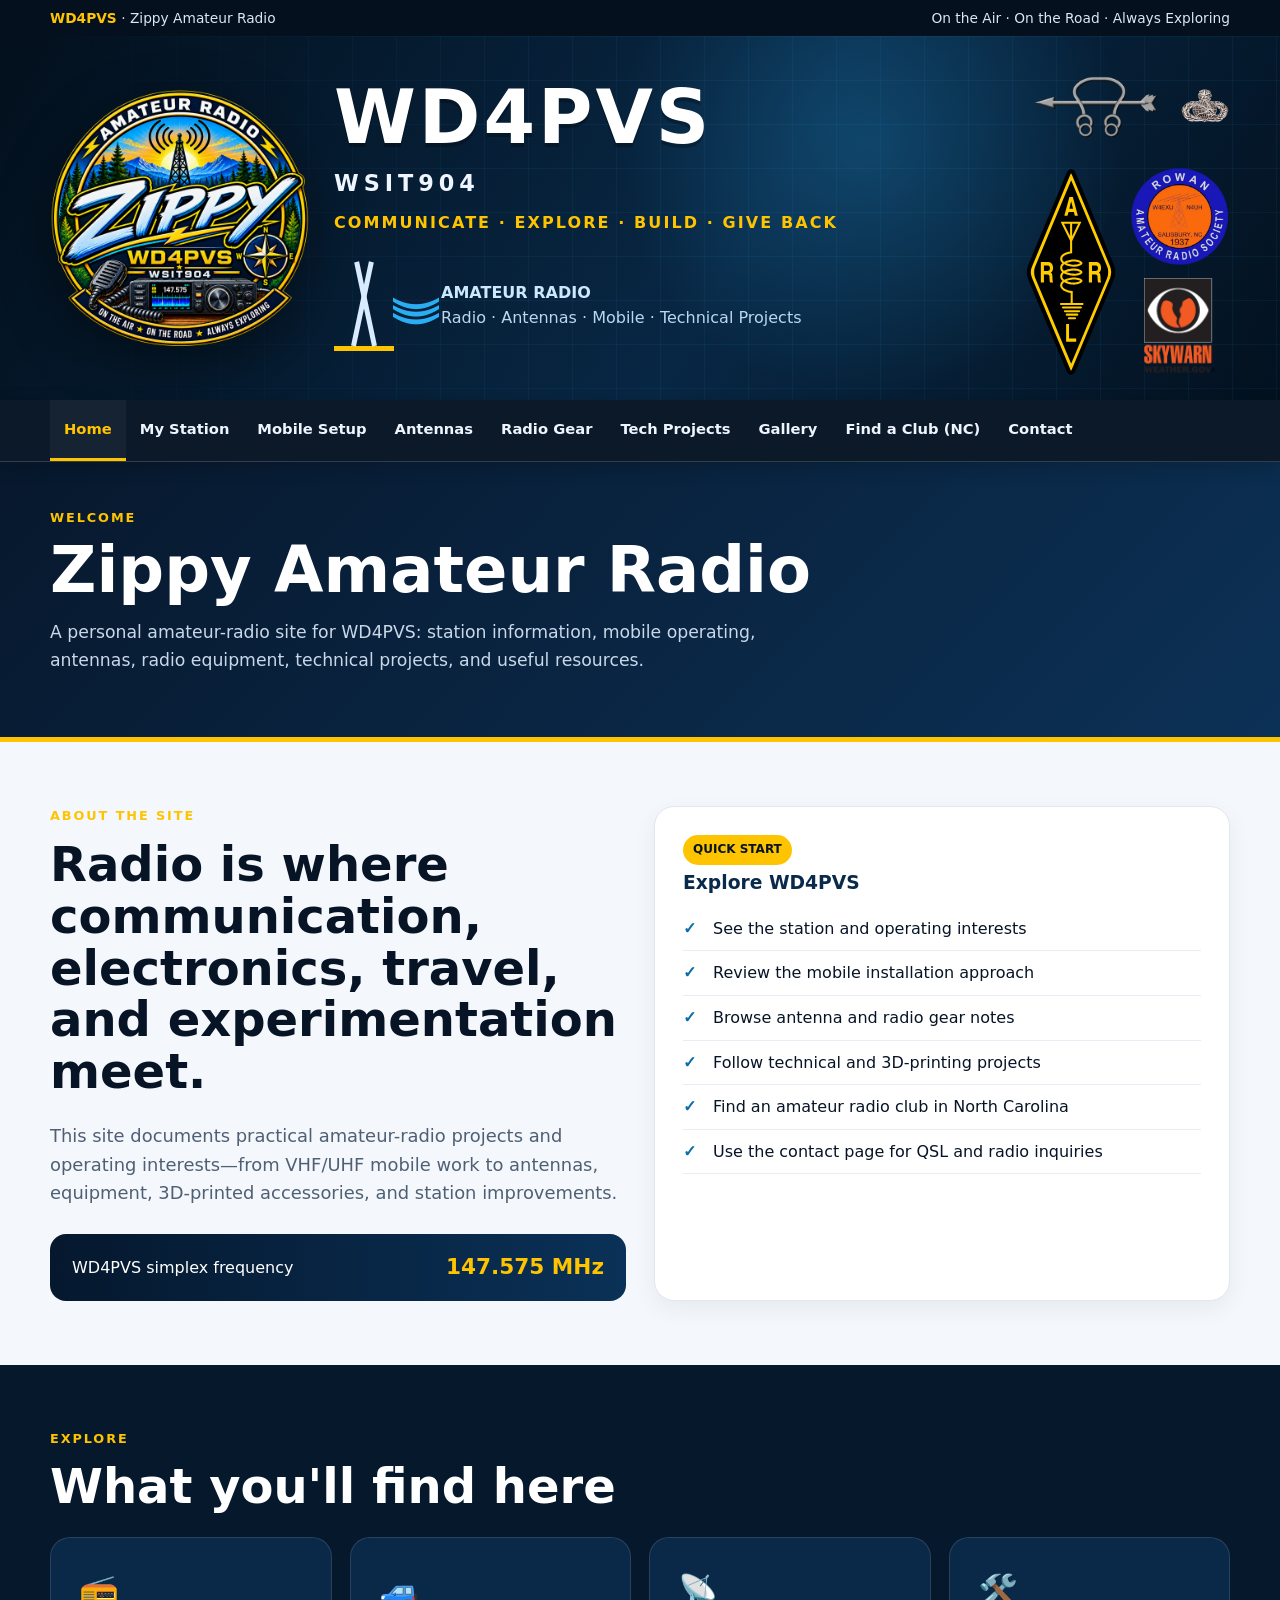
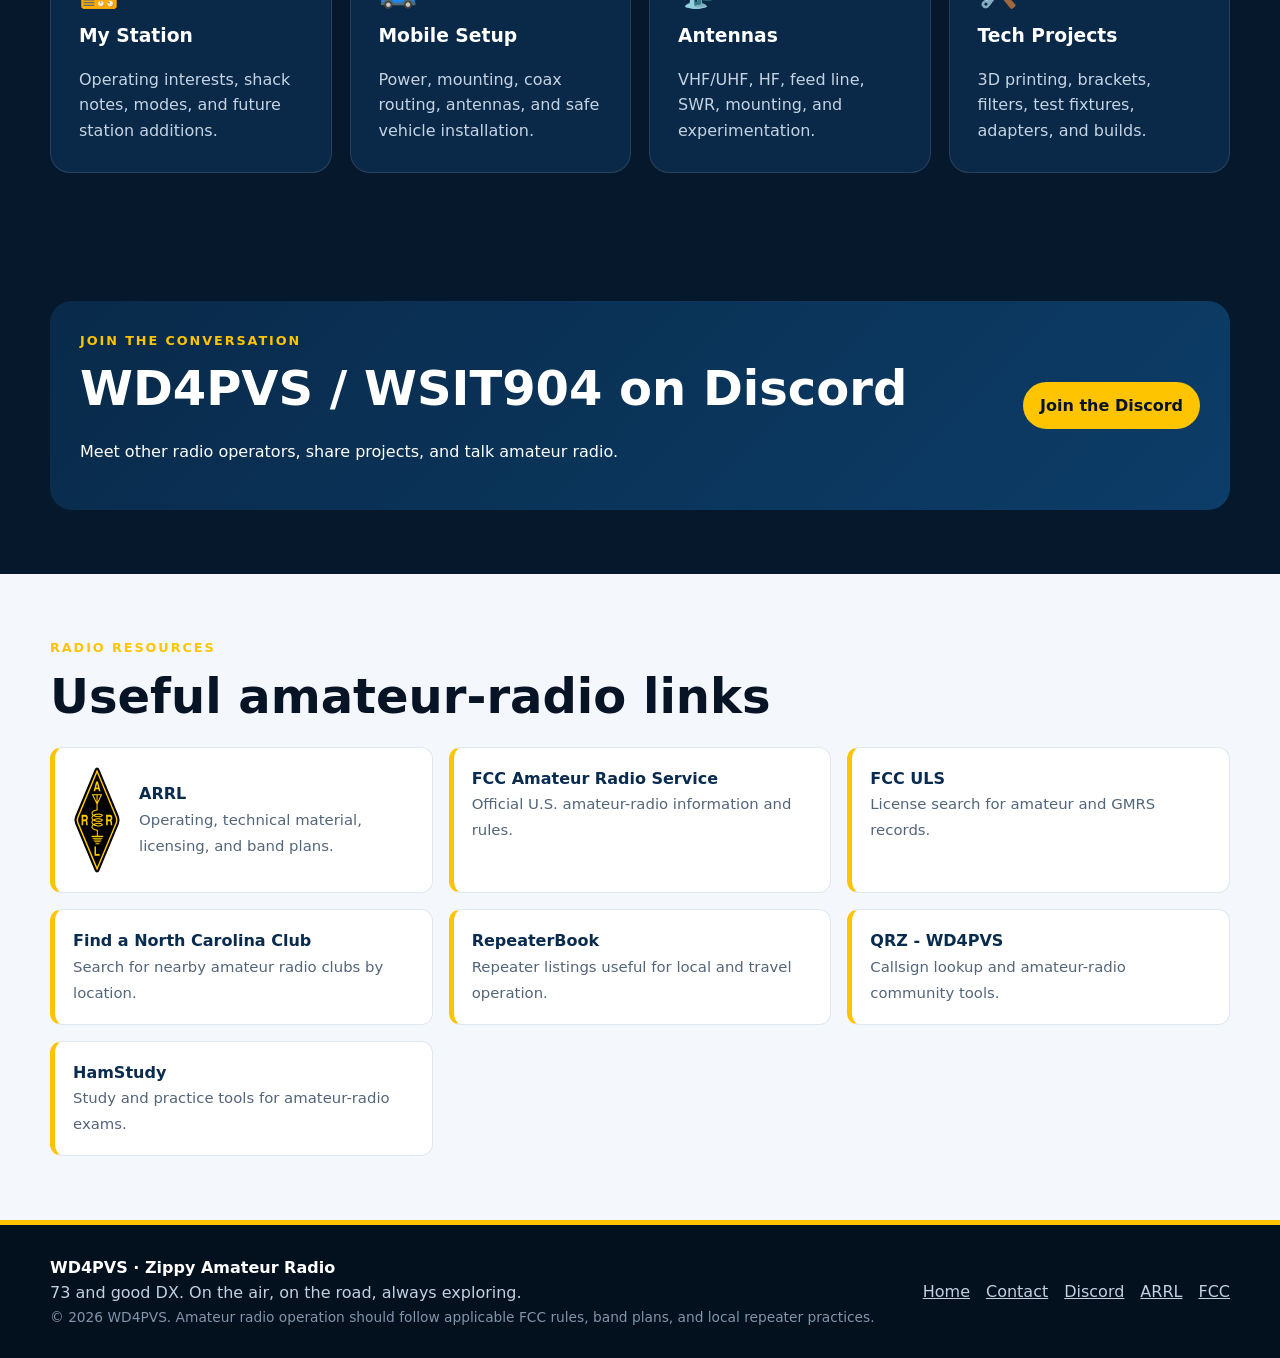
<file: index.html>
<!doctype html>
<html lang="en">
<head><meta charset="utf-8"><meta name="viewport" content="width=device-width,initial-scale=1"><meta name="theme-color" content="#061426"><meta name="description" content="WD4PVS Zippy Amateur Radio - station, mobile, antennas, radio gear, technical projects and ham radio resources."><meta property="og:title" content="Home | WD4PVS"><meta property="og:description" content="WD4PVS Zippy Amateur Radio - station, mobile, antennas, radio gear, technical projects and ham radio resources."><meta property="og:image" content="og-image.png?v=3"><meta property="og:type" content="website"><title>Home | WD4PVS Zippy Amateur Radio</title><link rel="icon" href="favicon.png?v=3"><link rel="apple-touch-icon" href="apple-touch-icon.png?v=3"><link rel="stylesheet" href="styles.css?v=20260906-banner2"></head>
<body><a class="skip-link" href="#main">Skip to content</a>
<div class="topbar"><div class="wrap"><span><strong>WD4PVS</strong> · Zippy Amateur Radio</span><span>On the Air · On the Road · Always Exploring</span></div></div>
<header class="hero-header home-hero-header"><div class="wrap header-grid"><div class="logo-shell"><a href="index.html"><img src="zippy-logo-transparent.png" alt="Zippy Amateur Radio WD4PVS logo"></a></div><div class="brand-panel"><h1>WD4PVS</h1><div class="gmrs">WSIT904</div><div class="tagline">Communicate · Explore · Build · Give Back</div><div class="radio-art" aria-hidden="true"><div class="tower"></div><div class="waves">)))</div><div><strong>AMATEUR RADIO</strong><br><span style="color:#b9d8ef">Radio · Antennas · Mobile · Technical Projects</span></div></div></div><div class="banner-club-logos"><a class="banner-arrl" href="https://www.arrl.org/" target="_blank" rel="noopener" aria-label="Visit ARRL"><img src="arrl-logo.svg" alt="ARRL diamond logo" width="512" height="1159"></a><a class="banner-rowan" href="https://www.rowanars.net/" target="_blank" rel="noopener" aria-label="Visit Rowan Amateur Radio Society"><img src="rowan-ars-logo.png" alt="Rowan Amateur Radio Society logo - N4UH, Salisbury, NC" width="595" height="595"></a><a class="banner-skywarn" href="https://www.weather.gov/skywarn/" target="_blank" rel="noopener" aria-label="Visit the National Weather Service SKYWARN program"><img src="skywarn-logo.png" alt="SKYWARN - National Weather Service" width="150" height="210"></a><div class="banner-military"><div class="banner-usaf"><img src="usaf-master-communications-edited.png" alt="U.S. Air Force Master Communications and Information badge" width="1200" height="1200"></div><img class="banner-navy" src="navy-sonar-technician-transparent.png" alt="U.S. Navy Sonar Technician rating insignia" width="1000" height="899"></div></div></div></header>
<header class="site-header"><div class="wrap nav-wrap"><a class="brand-mini" href="index.html">WD4PVS</a><button class="menu-button" aria-expanded="false" aria-controls="site-nav">Menu</button><nav id="site-nav" class="site-nav" aria-label="Primary navigation"><a href="index.html" class="active">Home</a><a href="my-station.html">My Station</a><a href="mobile-setup.html">Mobile Setup</a><a href="antennas.html">Antennas</a><a href="radio-gear.html">Radio Gear</a><a href="tech-projects.html">Tech Projects</a><a href="gallery.html">Gallery</a><a href="clubs.html">Find a Club (NC)</a><a href="contact.html">Contact</a></nav></div></header>
<main id="main"><section class="page-hero"><div class="wrap"><div class="eyebrow">Welcome</div><h1>Zippy Amateur Radio</h1><p>A personal amateur-radio site for WD4PVS: station information, mobile operating, antennas, radio equipment, technical projects, and useful resources.</p></div></section>
<section class="section"><div class="wrap"><div class="grid-2"><div><div class="section-kicker">About the site</div><h2>Radio is where communication, electronics, travel, and experimentation meet.</h2><p class="lead">This site documents practical amateur-radio projects and operating interests—from VHF/UHF mobile work to antennas, equipment, 3D-printed accessories, and station improvements.</p><div class="frequency-strip"><span>WD4PVS simplex frequency</span><strong>147.575 MHz</strong></div></div><div class="card"><span class="badge">QUICK START</span><h3>Explore WD4PVS</h3><ul class="checklist"><li>See the station and operating interests</li><li>Review the mobile installation approach</li><li>Browse antenna and radio gear notes</li><li>Follow technical and 3D-printing projects</li><li>Find an amateur radio club in North Carolina</li><li>Use the contact page for QSL and radio inquiries</li></ul></div></div></div></section>
<section class="section dark-section"><div class="wrap"><div class="section-kicker">Explore</div><h2>What you'll find here</h2><div class="grid-4"><a class="card icon-card" href="my-station.html" style="text-decoration:none"><div class="icon">📻</div><h3>My Station</h3><p>Operating interests, shack notes, modes, and future station additions.</p></a><a class="card icon-card" href="mobile-setup.html" style="text-decoration:none"><div class="icon">🚙</div><h3>Mobile Setup</h3><p>Power, mounting, coax routing, antennas, and safe vehicle installation.</p></a><a class="card icon-card" href="antennas.html" style="text-decoration:none"><div class="icon">📡</div><h3>Antennas</h3><p>VHF/UHF, HF, feed line, SWR, mounting, and experimentation.</p></a><a class="card icon-card" href="tech-projects.html" style="text-decoration:none"><div class="icon">🛠️</div><h3>Tech Projects</h3><p>3D printing, brackets, filters, test fixtures, adapters, and builds.</p></a></div></div></section>
<section class="section dark-section"><div class="wrap"><div class="cta"><div><div class="section-kicker">Join the conversation</div><h2>WD4PVS / WSIT904 on Discord</h2><p>Meet other radio operators, share projects, and talk amateur radio.</p></div><a class="button gold" href="https://discord.gg/5emMs8Geja" target="_blank" rel="noopener">Join the Discord</a></div></div></section><section class="section"><div class="wrap"><div class="section-kicker">Radio Resources</div><h2>Useful amateur-radio links</h2><div class="resource-grid"><a class="resource resource-arrl" href="https://www.arrl.org/" target="_blank" rel="noopener"><img class="arrl-logo" src="arrl-logo.svg" alt="ARRL diamond logo" width="512" height="1159" loading="lazy"><div><strong>ARRL</strong><span>Operating, technical material, licensing, and band plans.</span></div></a><a class="resource" href="https://www.fcc.gov/wireless/bureau-divisions/mobility-division/amateur-radio-service" target="_blank" rel="noopener"><strong>FCC Amateur Radio Service</strong><span>Official U.S. amateur-radio information and rules.</span></a><a class="resource" href="https://wireless2.fcc.gov/UlsSearch/searchLicense.jsp" target="_blank" rel="noopener"><strong>FCC ULS</strong><span>License search for amateur and GMRS records.</span></a><a class="resource" href="clubs.html"><strong>Find a North Carolina Club</strong><span>Search for nearby amateur radio clubs by location.</span></a><a class="resource" href="https://www.repeaterbook.com/" target="_blank" rel="noopener"><strong>RepeaterBook</strong><span>Repeater listings useful for local and travel operation.</span></a><a class="resource" href="https://www.qrz.com/lookup/WD4PVS" target="_blank" rel="noopener"><strong>QRZ - WD4PVS</strong><span>Callsign lookup and amateur-radio community tools.</span></a><a class="resource" href="https://hamstudy.org/" target="_blank" rel="noopener"><strong>HamStudy</strong><span>Study and practice tools for amateur-radio exams.</span></a></div></div></section></main>
<footer class="site-footer"><div class="wrap footer-grid"><div><div class="footer-title">WD4PVS · Zippy Amateur Radio</div><div>73 and good DX. On the air, on the road, always exploring.</div><div class="small">© <span data-year></span> WD4PVS. Amateur radio operation should follow applicable FCC rules, band plans, and local repeater practices.</div></div><div class="footer-links"><a href="index.html">Home</a><a href="contact.html">Contact</a><a href="https://discord.gg/5emMs8Geja" target="_blank" rel="noopener">Discord</a><a href="https://www.arrl.org/" target="_blank" rel="noopener">ARRL</a><a href="https://www.fcc.gov/wireless/bureau-divisions/mobility-division/amateur-radio-service" target="_blank" rel="noopener">FCC</a></div></div></footer><script src="script.js"></script></body></html>
</file>
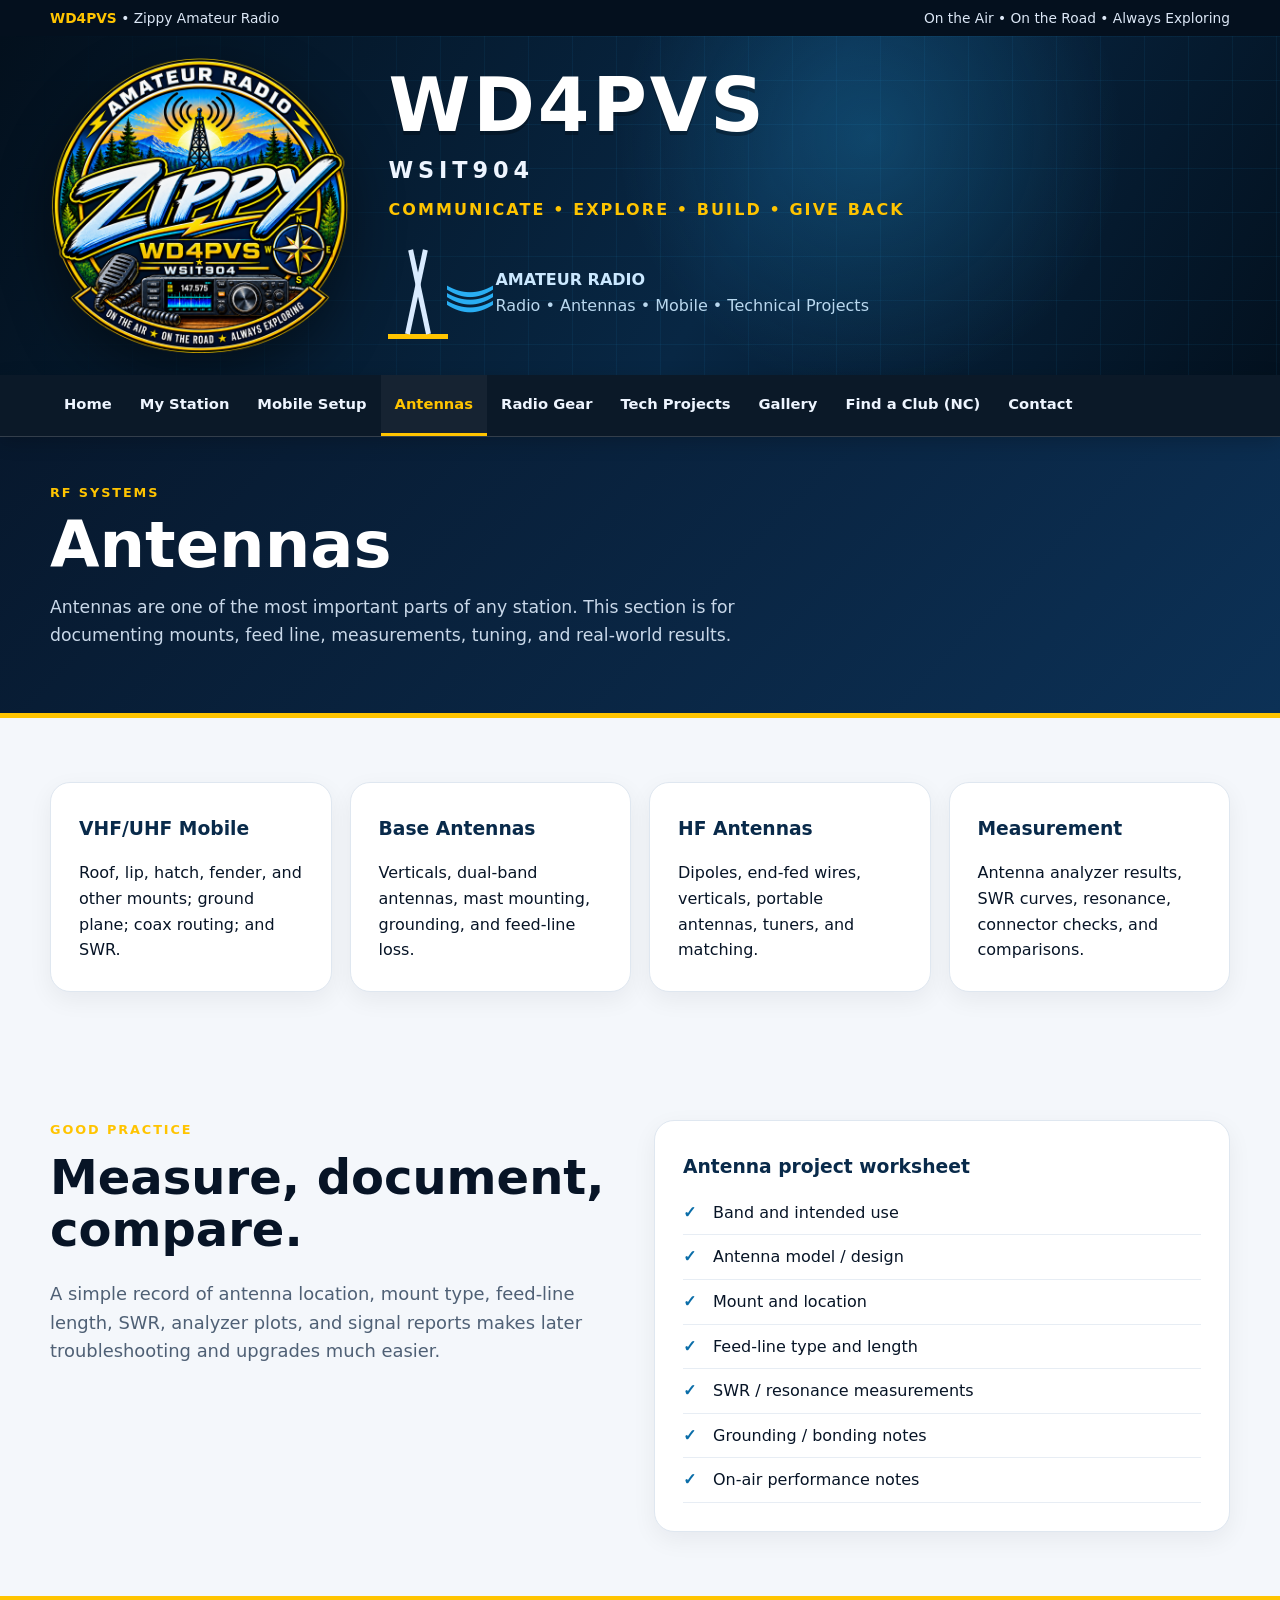
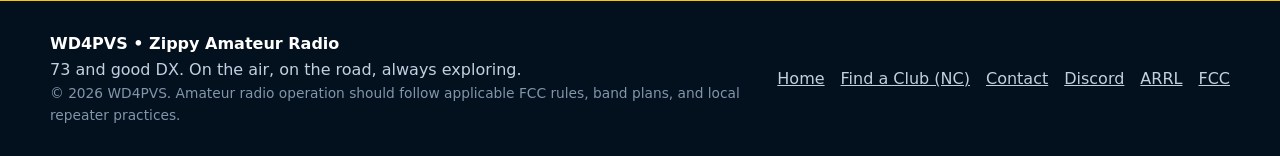
<file: antennas.html>
<!doctype html>
<html lang="en"><head><meta charset="utf-8"><meta name="viewport" content="width=device-width,initial-scale=1"><meta name="theme-color" content="#061426"><meta name="description" content="WD4PVS antenna projects, measurements, feed line and installation notes."><meta property="og:title" content="Antennas | WD4PVS"><meta property="og:description" content="WD4PVS antenna projects, measurements, feed line and installation notes."><meta property="og:image" content="og-image.png?v=3"><meta property="og:type" content="website"><title>Antennas | WD4PVS Zippy Amateur Radio</title><link rel="icon" href="favicon.png?v=3"><link rel="apple-touch-icon" href="apple-touch-icon.png?v=3"><link rel="stylesheet" href="styles.css?v=20260906-banner2"></head>
<body><a class="skip-link" href="#main">Skip to content</a>
<div class="topbar"><div class="wrap"><span><strong>WD4PVS</strong> • Zippy Amateur Radio</span><span>On the Air • On the Road • Always Exploring</span></div></div>
<header class="hero-header"><div class="wrap header-grid"><div class="logo-shell"><a href="index.html"><img src="zippy-logo-transparent.png" alt="Zippy Amateur Radio WD4PVS logo"></a></div><div class="brand-panel"><h1>WD4PVS</h1><div class="gmrs">WSIT904</div><div class="tagline">Communicate • Explore • Build • Give Back</div><div class="radio-art" aria-hidden="true"><div class="tower"></div><div class="waves">)))</div><div><strong>AMATEUR RADIO</strong><br><span style="color:#b9d8ef">Radio • Antennas • Mobile • Technical Projects</span></div></div></div></div></header>
<header class="site-header"><div class="wrap nav-wrap"><a class="brand-mini" href="index.html">WD4PVS</a><button class="menu-button" aria-expanded="false" aria-controls="site-nav">Menu</button><nav id="site-nav" class="site-nav" aria-label="Primary navigation"><a href="index.html" class="">Home</a><a href="my-station.html" class="">My Station</a><a href="mobile-setup.html" class="">Mobile Setup</a><a href="antennas.html" class="active">Antennas</a><a href="radio-gear.html" class="">Radio Gear</a><a href="tech-projects.html" class="">Tech Projects</a><a href="gallery.html" class="">Gallery</a><a href="clubs.html" class="">Find a Club (NC)</a><a href="contact.html" class="">Contact</a></nav></div></header>
<main id="main"><section class="page-hero"><div class="wrap"><div class="eyebrow">RF Systems</div><h1>Antennas</h1><p>Antennas are one of the most important parts of any station. This section is for documenting mounts, feed line, measurements, tuning, and real-world results.</p></div></section><section class="section "><div class="wrap"><div class="grid-4"><div class="card"><h3>VHF/UHF Mobile</h3><p>Roof, lip, hatch, fender, and other mounts; ground plane; coax routing; and SWR.</p></div><div class="card"><h3>Base Antennas</h3><p>Verticals, dual-band antennas, mast mounting, grounding, and feed-line loss.</p></div><div class="card"><h3>HF Antennas</h3><p>Dipoles, end-fed wires, verticals, portable antennas, tuners, and matching.</p></div><div class="card"><h3>Measurement</h3><p>Antenna analyzer results, SWR curves, resonance, connector checks, and comparisons.</p></div></div></div></section><section class="section "><div class="wrap"><div class="grid-2"><div><div class="section-kicker">Good Practice</div><h2>Measure, document, compare.</h2><p class="lead">A simple record of antenna location, mount type, feed-line length, SWR, analyzer plots, and signal reports makes later troubleshooting and upgrades much easier.</p></div><div class="card"><h3>Antenna project worksheet</h3><ul class="checklist"><li>Band and intended use</li><li>Antenna model / design</li><li>Mount and location</li><li>Feed-line type and length</li><li>SWR / resonance measurements</li><li>Grounding / bonding notes</li><li>On-air performance notes</li></ul></div></div></div></section></main>
<footer class="site-footer"><div class="wrap footer-grid"><div><div class="footer-title">WD4PVS • Zippy Amateur Radio</div><div>73 and good DX. On the air, on the road, always exploring.</div><div class="small">© <span data-year></span> WD4PVS. Amateur radio operation should follow applicable FCC rules, band plans, and local repeater practices.</div></div><div class="footer-links"><a href="index.html">Home</a><a href="clubs.html" class="">Find a Club (NC)</a><a href="contact.html">Contact</a><a href="https://discord.gg/5emMs8Geja" target="_blank" rel="noopener">Discord</a><a href="https://www.arrl.org/" target="_blank" rel="noopener">ARRL</a><a href="https://www.fcc.gov/wireless/bureau-divisions/mobility-division/amateur-radio-service" target="_blank" rel="noopener">FCC</a></div></div></footer><script src="script.js"></script></body></html>
</file>
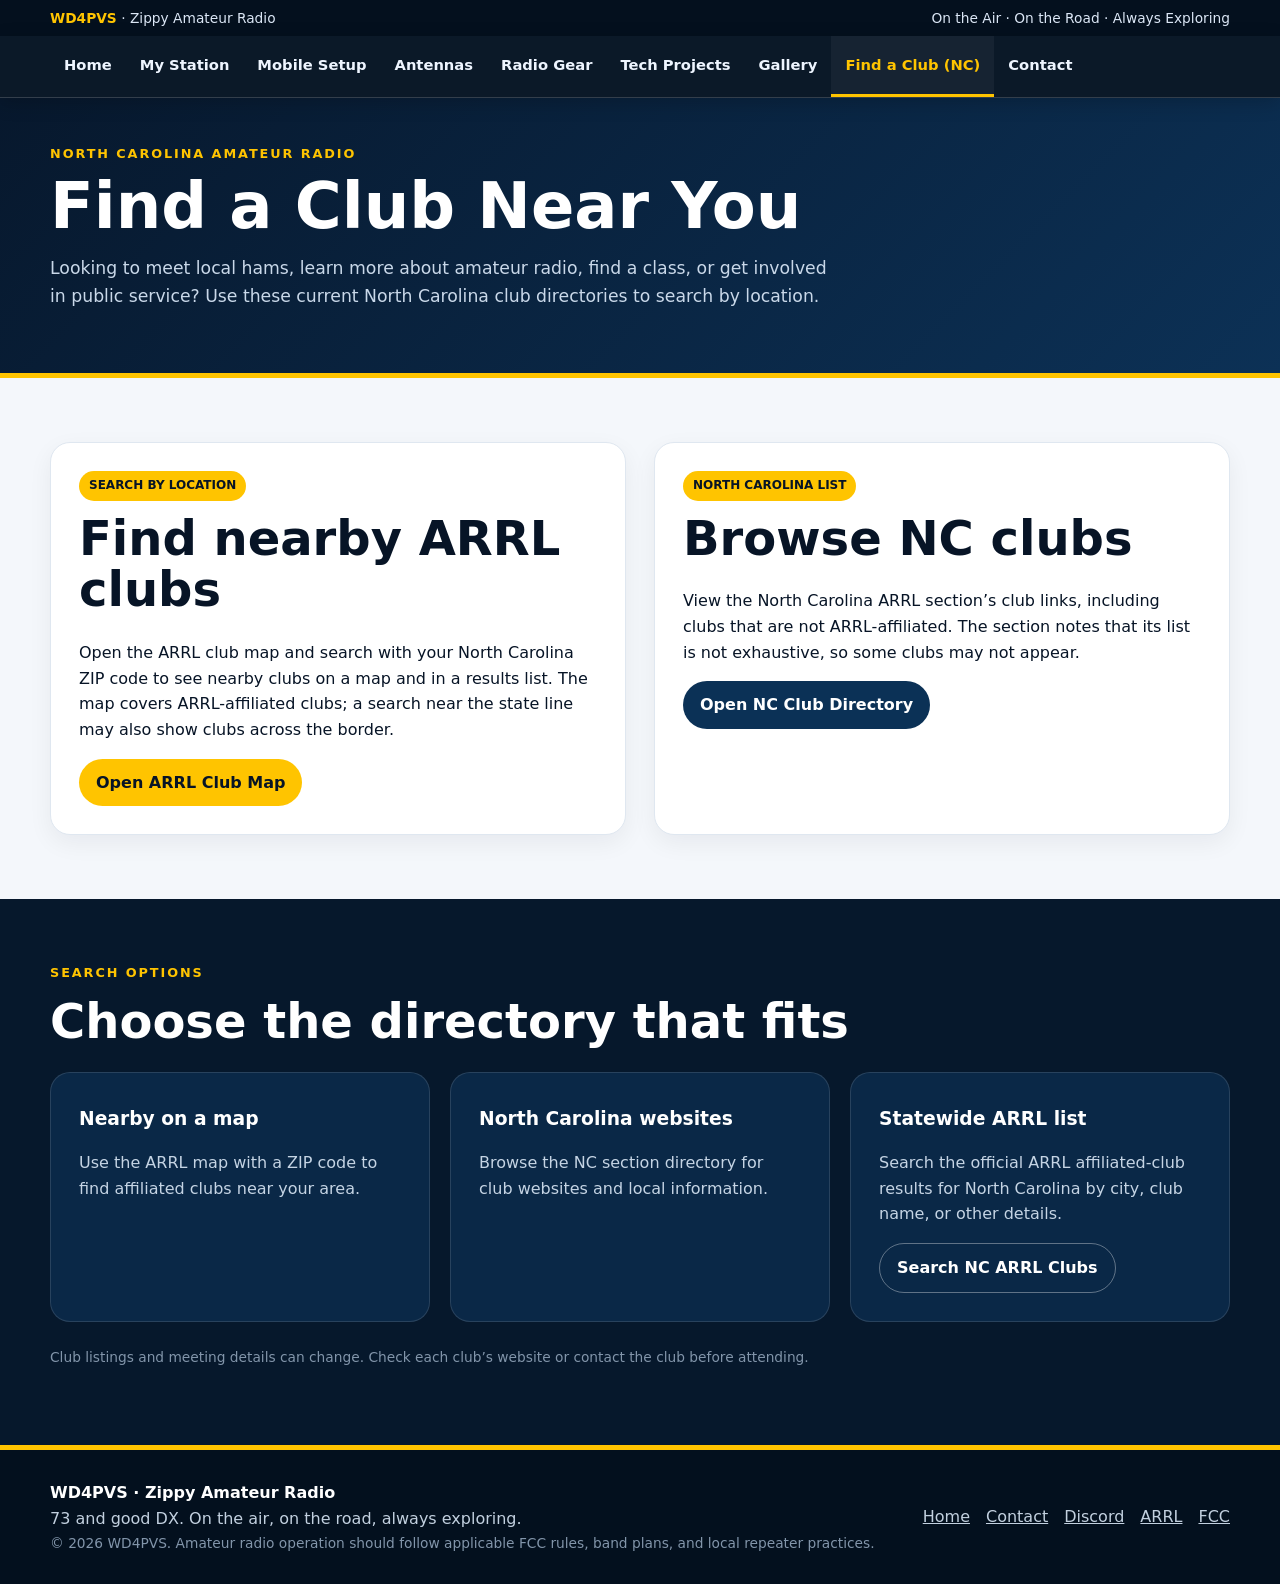
<file: clubs.html>
<!doctype html>
<html lang="en">
<head>
<meta charset="utf-8"><meta name="viewport" content="width=device-width,initial-scale=1"><meta name="theme-color" content="#061426">
<meta name="description" content="Find amateur radio clubs in North Carolina, including nearby ARRL-affiliated clubs and North Carolina club websites.">
<meta property="og:title" content="Find a North Carolina Amateur Radio Club | WD4PVS"><meta property="og:description" content="Search for nearby amateur radio clubs in North Carolina."><meta property="og:type" content="website">
<title>Find a North Carolina Amateur Radio Club | WD4PVS</title><link rel="icon" href="favicon.png?v=3"><link rel="apple-touch-icon" href="apple-touch-icon.png?v=3"><link rel="stylesheet" href="styles.css?v=20260906-banner2">
</head>
<body><a class="skip-link" href="#main">Skip to content</a>
<div class="topbar"><div class="wrap"><span><strong>WD4PVS</strong> · Zippy Amateur Radio</span><span>On the Air · On the Road · Always Exploring</span></div></div>
<header class="site-header"><div class="wrap nav-wrap"><a class="brand-mini" href="index.html">WD4PVS</a><button class="menu-button" aria-expanded="false" aria-controls="site-nav">Menu</button><nav id="site-nav" class="site-nav" aria-label="Primary navigation"><a href="index.html">Home</a><a href="my-station.html">My Station</a><a href="mobile-setup.html">Mobile Setup</a><a href="antennas.html">Antennas</a><a href="radio-gear.html">Radio Gear</a><a href="tech-projects.html">Tech Projects</a><a href="gallery.html">Gallery</a><a href="clubs.html" class="active">Find a Club (NC)</a><a href="contact.html">Contact</a></nav></div></header>
<main id="main">
<section class="page-hero"><div class="wrap"><div class="eyebrow">North Carolina Amateur Radio</div><h1>Find a Club Near You</h1><p>Looking to meet local hams, learn more about amateur radio, find a class, or get involved in public service? Use these current North Carolina club directories to search by location.</p></div></section>
<section class="section"><div class="wrap"><div class="grid-2">
<div class="card"><span class="badge">SEARCH BY LOCATION</span><h2>Find nearby ARRL clubs</h2><p>Open the ARRL club map and search with your North Carolina ZIP code to see nearby clubs on a map and in a results list. The map covers ARRL-affiliated clubs; a search near the state line may also show clubs across the border.</p><a class="button gold" href="https://clubs.arrl.org/map/" target="_blank" rel="noopener">Open ARRL Club Map</a></div>
<div class="card"><span class="badge">NORTH CAROLINA LIST</span><h2>Browse NC clubs</h2><p>View the North Carolina ARRL section’s club links, including clubs that are not ARRL-affiliated. The section notes that its list is not exhaustive, so some clubs may not appear.</p><a class="button" style="background:#0b3156;color:white" href="https://www.ncarrl.org/clubs/index.html" target="_blank" rel="noopener">Open NC Club Directory</a></div>
</div></div></section>
<section class="section dark-section"><div class="wrap"><div class="section-kicker">Search options</div><h2>Choose the directory that fits</h2><div class="grid-3"><div class="card"><h3>Nearby on a map</h3><p>Use the ARRL map with a ZIP code to find affiliated clubs near your area.</p></div><div class="card"><h3>North Carolina websites</h3><p>Browse the NC section directory for club websites and local information.</p></div><div class="card"><h3>Statewide ARRL list</h3><p>Search the official ARRL affiliated-club results for North Carolina by city, club name, or other details.</p><a class="button outline" href="https://www.arrl.org/clubs/search/Location.state%3ANC" target="_blank" rel="noopener">Search NC ARRL Clubs</a></div></div><p class="small" style="margin-top:24px">Club listings and meeting details can change. Check each club’s website or contact the club before attending.</p></div></section>
</main>
<footer class="site-footer"><div class="wrap footer-grid"><div><div class="footer-title">WD4PVS · Zippy Amateur Radio</div><div>73 and good DX. On the air, on the road, always exploring.</div><div class="small">© <span data-year></span> WD4PVS. Amateur radio operation should follow applicable FCC rules, band plans, and local repeater practices.</div></div><div class="footer-links"><a href="index.html">Home</a><a href="contact.html">Contact</a><a href="https://discord.gg/5emMs8Geja" target="_blank" rel="noopener">Discord</a><a href="https://www.arrl.org/" target="_blank" rel="noopener">ARRL</a><a href="https://www.fcc.gov/wireless/bureau-divisions/mobility-division/amateur-radio-service" target="_blank" rel="noopener">FCC</a></div></div></footer><script src="script.js"></script></body></html>
</file>
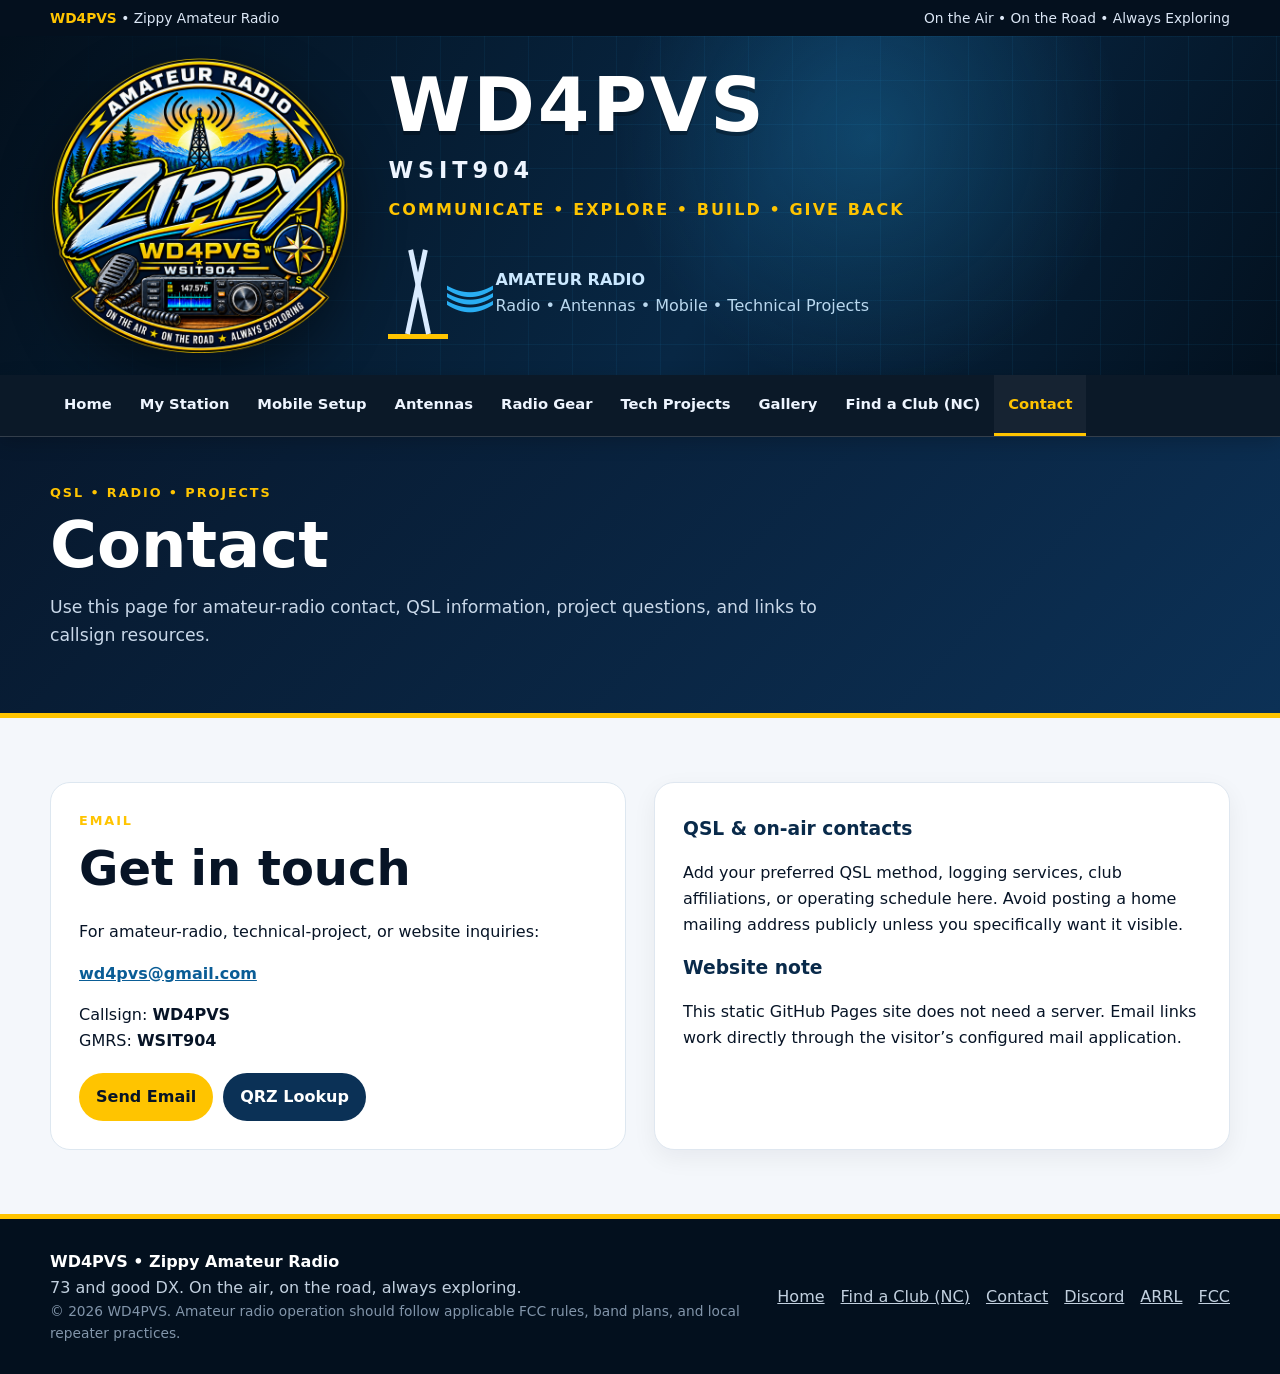
<file: contact.html>
<!doctype html>
<html lang="en"><head><meta charset="utf-8"><meta name="viewport" content="width=device-width,initial-scale=1"><meta name="theme-color" content="#061426"><meta name="description" content="Contact WD4PVS for amateur-radio and technical-project inquiries."><meta property="og:title" content="Contact | WD4PVS"><meta property="og:description" content="Contact WD4PVS for amateur-radio and technical-project inquiries."><meta property="og:image" content="og-image.png?v=3"><meta property="og:type" content="website"><title>Contact | WD4PVS Zippy Amateur Radio</title><link rel="icon" href="favicon.png?v=3"><link rel="apple-touch-icon" href="apple-touch-icon.png?v=3"><link rel="stylesheet" href="styles.css?v=20260906-banner2"></head>
<body><a class="skip-link" href="#main">Skip to content</a>
<div class="topbar"><div class="wrap"><span><strong>WD4PVS</strong> • Zippy Amateur Radio</span><span>On the Air • On the Road • Always Exploring</span></div></div>
<header class="hero-header"><div class="wrap header-grid"><div class="logo-shell"><a href="index.html"><img src="zippy-logo-transparent.png" alt="Zippy Amateur Radio WD4PVS logo"></a></div><div class="brand-panel"><h1>WD4PVS</h1><div class="gmrs">WSIT904</div><div class="tagline">Communicate • Explore • Build • Give Back</div><div class="radio-art" aria-hidden="true"><div class="tower"></div><div class="waves">)))</div><div><strong>AMATEUR RADIO</strong><br><span style="color:#b9d8ef">Radio • Antennas • Mobile • Technical Projects</span></div></div></div></div></header>
<header class="site-header"><div class="wrap nav-wrap"><a class="brand-mini" href="index.html">WD4PVS</a><button class="menu-button" aria-expanded="false" aria-controls="site-nav">Menu</button><nav id="site-nav" class="site-nav" aria-label="Primary navigation"><a href="index.html" class="">Home</a><a href="my-station.html" class="">My Station</a><a href="mobile-setup.html" class="">Mobile Setup</a><a href="antennas.html" class="">Antennas</a><a href="radio-gear.html" class="">Radio Gear</a><a href="tech-projects.html" class="">Tech Projects</a><a href="gallery.html" class="">Gallery</a><a href="clubs.html" class="">Find a Club (NC)</a><a href="contact.html" class="active">Contact</a></nav></div></header>
<main id="main"><section class="page-hero"><div class="wrap"><div class="eyebrow">QSL • Radio • Projects</div><h1>Contact</h1><p>Use this page for amateur-radio contact, QSL information, project questions, and links to callsign resources.</p></div></section><section class="section "><div class="wrap"><div class="grid-2"><div class="contact-box"><div class="section-kicker">Email</div><h2>Get in touch</h2><p>For amateur-radio, technical-project, or website inquiries:</p><p><a href="mailto:wd4pvs@gmail.com">wd4pvs@gmail.com</a></p><p>Callsign: <strong>WD4PVS</strong><br>GMRS: <strong>WSIT904</strong></p><div style="display:flex;gap:10px;flex-wrap:wrap;margin-top:20px"><a class="button gold" href="mailto:wd4pvs@gmail.com">Send Email</a><a class="button" style="background:#0b3156;color:white" href="https://www.qrz.com/lookup/WD4PVS" target="_blank" rel="noopener">QRZ Lookup</a></div></div><div class="card"><h3>QSL & on-air contacts</h3><p>Add your preferred QSL method, logging services, club affiliations, or operating schedule here. Avoid posting a home mailing address publicly unless you specifically want it visible.</p><h3>Website note</h3><p>This static GitHub Pages site does not need a server. Email links work directly through the visitor’s configured mail application.</p></div></div></div></section></main>
<footer class="site-footer"><div class="wrap footer-grid"><div><div class="footer-title">WD4PVS • Zippy Amateur Radio</div><div>73 and good DX. On the air, on the road, always exploring.</div><div class="small">© <span data-year></span> WD4PVS. Amateur radio operation should follow applicable FCC rules, band plans, and local repeater practices.</div></div><div class="footer-links"><a href="index.html">Home</a><a href="clubs.html" class="">Find a Club (NC)</a><a href="contact.html">Contact</a><a href="https://discord.gg/5emMs8Geja" target="_blank" rel="noopener">Discord</a><a href="https://www.arrl.org/" target="_blank" rel="noopener">ARRL</a><a href="https://www.fcc.gov/wireless/bureau-divisions/mobility-division/amateur-radio-service" target="_blank" rel="noopener">FCC</a></div></div></footer><script src="script.js"></script></body></html>
</file>
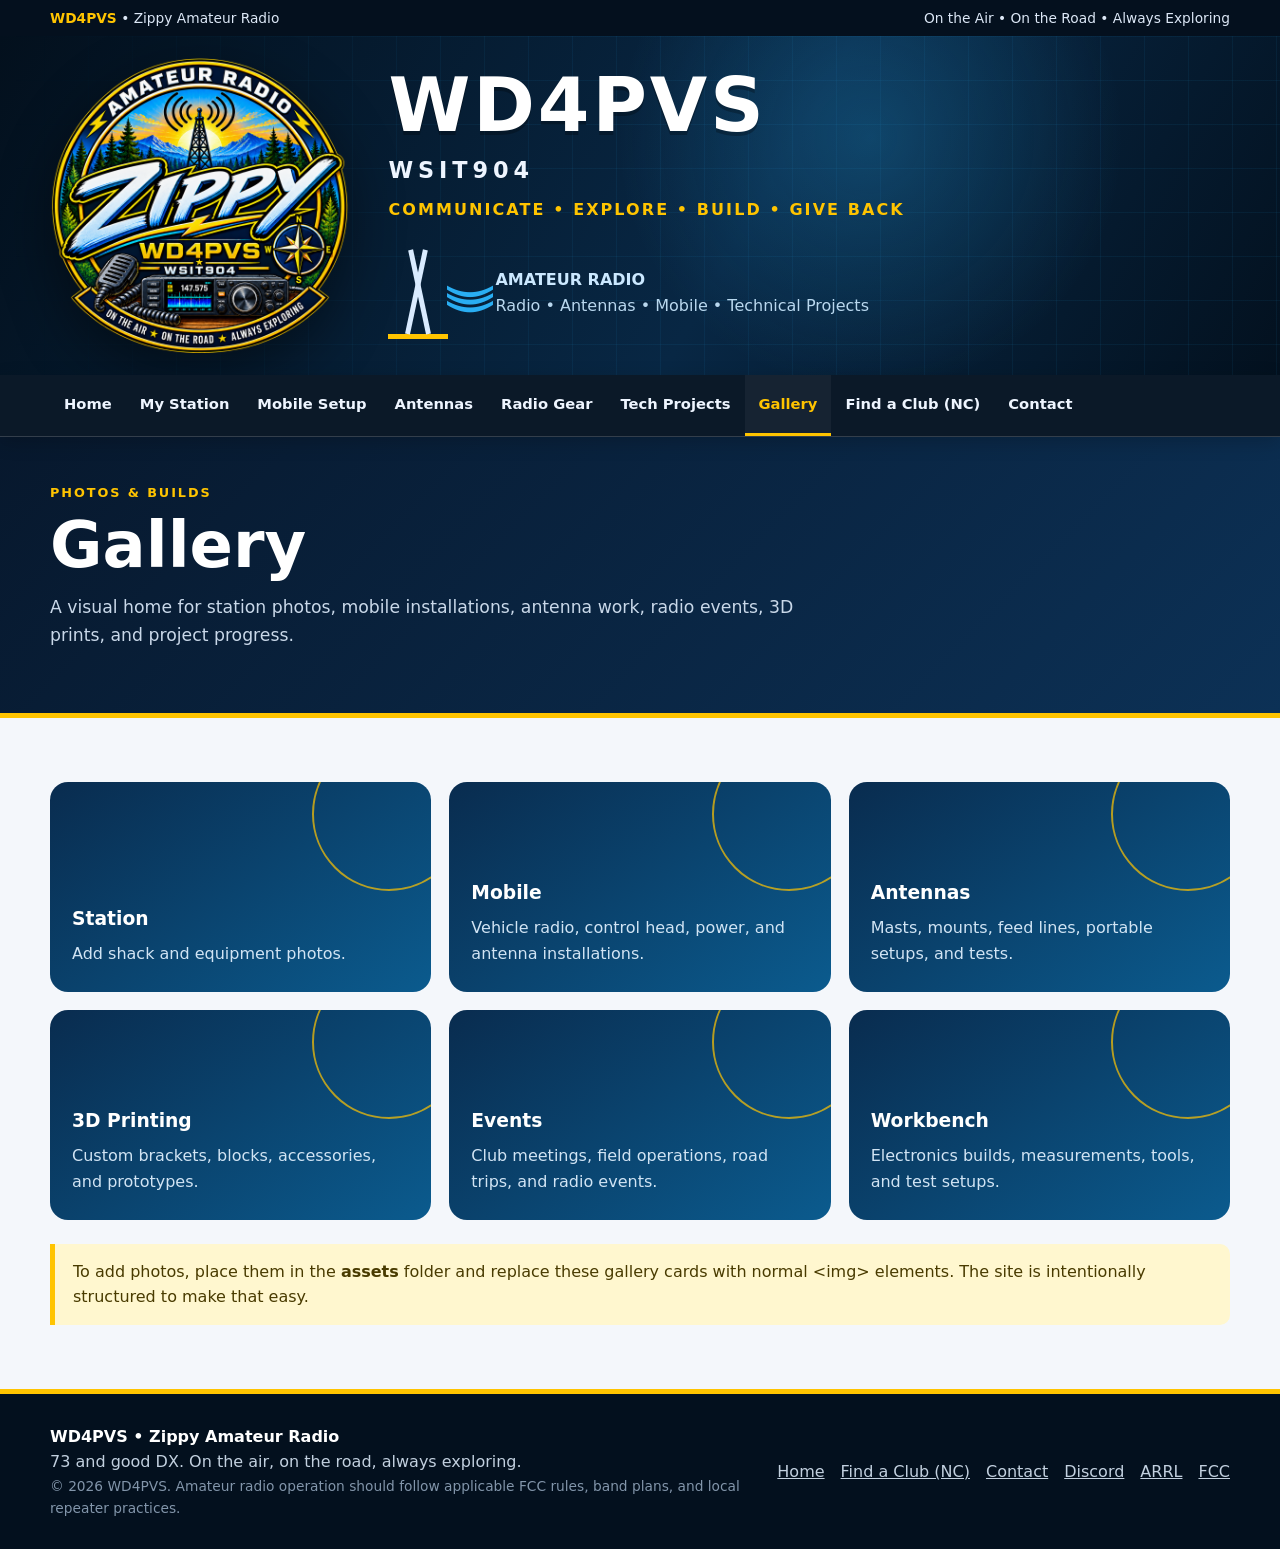
<file: gallery.html>
<!doctype html>
<html lang="en"><head><meta charset="utf-8"><meta name="viewport" content="width=device-width,initial-scale=1"><meta name="theme-color" content="#061426"><meta name="description" content="WD4PVS amateur-radio station, mobile, antenna and project gallery."><meta property="og:title" content="Gallery | WD4PVS"><meta property="og:description" content="WD4PVS amateur-radio station, mobile, antenna and project gallery."><meta property="og:image" content="og-image.png?v=3"><meta property="og:type" content="website"><title>Gallery | WD4PVS Zippy Amateur Radio</title><link rel="icon" href="favicon.png?v=3"><link rel="apple-touch-icon" href="apple-touch-icon.png?v=3"><link rel="stylesheet" href="styles.css?v=20260906-banner2"></head>
<body><a class="skip-link" href="#main">Skip to content</a>
<div class="topbar"><div class="wrap"><span><strong>WD4PVS</strong> • Zippy Amateur Radio</span><span>On the Air • On the Road • Always Exploring</span></div></div>
<header class="hero-header"><div class="wrap header-grid"><div class="logo-shell"><a href="index.html"><img src="zippy-logo-transparent.png" alt="Zippy Amateur Radio WD4PVS logo"></a></div><div class="brand-panel"><h1>WD4PVS</h1><div class="gmrs">WSIT904</div><div class="tagline">Communicate • Explore • Build • Give Back</div><div class="radio-art" aria-hidden="true"><div class="tower"></div><div class="waves">)))</div><div><strong>AMATEUR RADIO</strong><br><span style="color:#b9d8ef">Radio • Antennas • Mobile • Technical Projects</span></div></div></div></div></header>
<header class="site-header"><div class="wrap nav-wrap"><a class="brand-mini" href="index.html">WD4PVS</a><button class="menu-button" aria-expanded="false" aria-controls="site-nav">Menu</button><nav id="site-nav" class="site-nav" aria-label="Primary navigation"><a href="index.html" class="">Home</a><a href="my-station.html" class="">My Station</a><a href="mobile-setup.html" class="">Mobile Setup</a><a href="antennas.html" class="">Antennas</a><a href="radio-gear.html" class="">Radio Gear</a><a href="tech-projects.html" class="">Tech Projects</a><a href="gallery.html" class="active">Gallery</a><a href="clubs.html" class="">Find a Club (NC)</a><a href="contact.html" class="">Contact</a></nav></div></header>
<main id="main"><section class="page-hero"><div class="wrap"><div class="eyebrow">Photos & Builds</div><h1>Gallery</h1><p>A visual home for station photos, mobile installations, antenna work, radio events, 3D prints, and project progress.</p></div></section><section class="section "><div class="wrap"><div class="gallery-grid"><div class="gallery-card"><h3>Station</h3><p>Add shack and equipment photos.</p></div><div class="gallery-card"><h3>Mobile</h3><p>Vehicle radio, control head, power, and antenna installations.</p></div><div class="gallery-card"><h3>Antennas</h3><p>Masts, mounts, feed lines, portable setups, and tests.</p></div><div class="gallery-card"><h3>3D Printing</h3><p>Custom brackets, blocks, accessories, and prototypes.</p></div><div class="gallery-card"><h3>Events</h3><p>Club meetings, field operations, road trips, and radio events.</p></div><div class="gallery-card"><h3>Workbench</h3><p>Electronics builds, measurements, tools, and test setups.</p></div></div><div class="notice" style="margin-top:24px">To add photos, place them in the <strong>assets</strong> folder and replace these gallery cards with normal &lt;img&gt; elements. The site is intentionally structured to make that easy.</div></div></section></main>
<footer class="site-footer"><div class="wrap footer-grid"><div><div class="footer-title">WD4PVS • Zippy Amateur Radio</div><div>73 and good DX. On the air, on the road, always exploring.</div><div class="small">© <span data-year></span> WD4PVS. Amateur radio operation should follow applicable FCC rules, band plans, and local repeater practices.</div></div><div class="footer-links"><a href="index.html">Home</a><a href="clubs.html" class="">Find a Club (NC)</a><a href="contact.html">Contact</a><a href="https://discord.gg/5emMs8Geja" target="_blank" rel="noopener">Discord</a><a href="https://www.arrl.org/" target="_blank" rel="noopener">ARRL</a><a href="https://www.fcc.gov/wireless/bureau-divisions/mobility-division/amateur-radio-service" target="_blank" rel="noopener">FCC</a></div></div></footer><script src="script.js"></script></body></html>
</file>
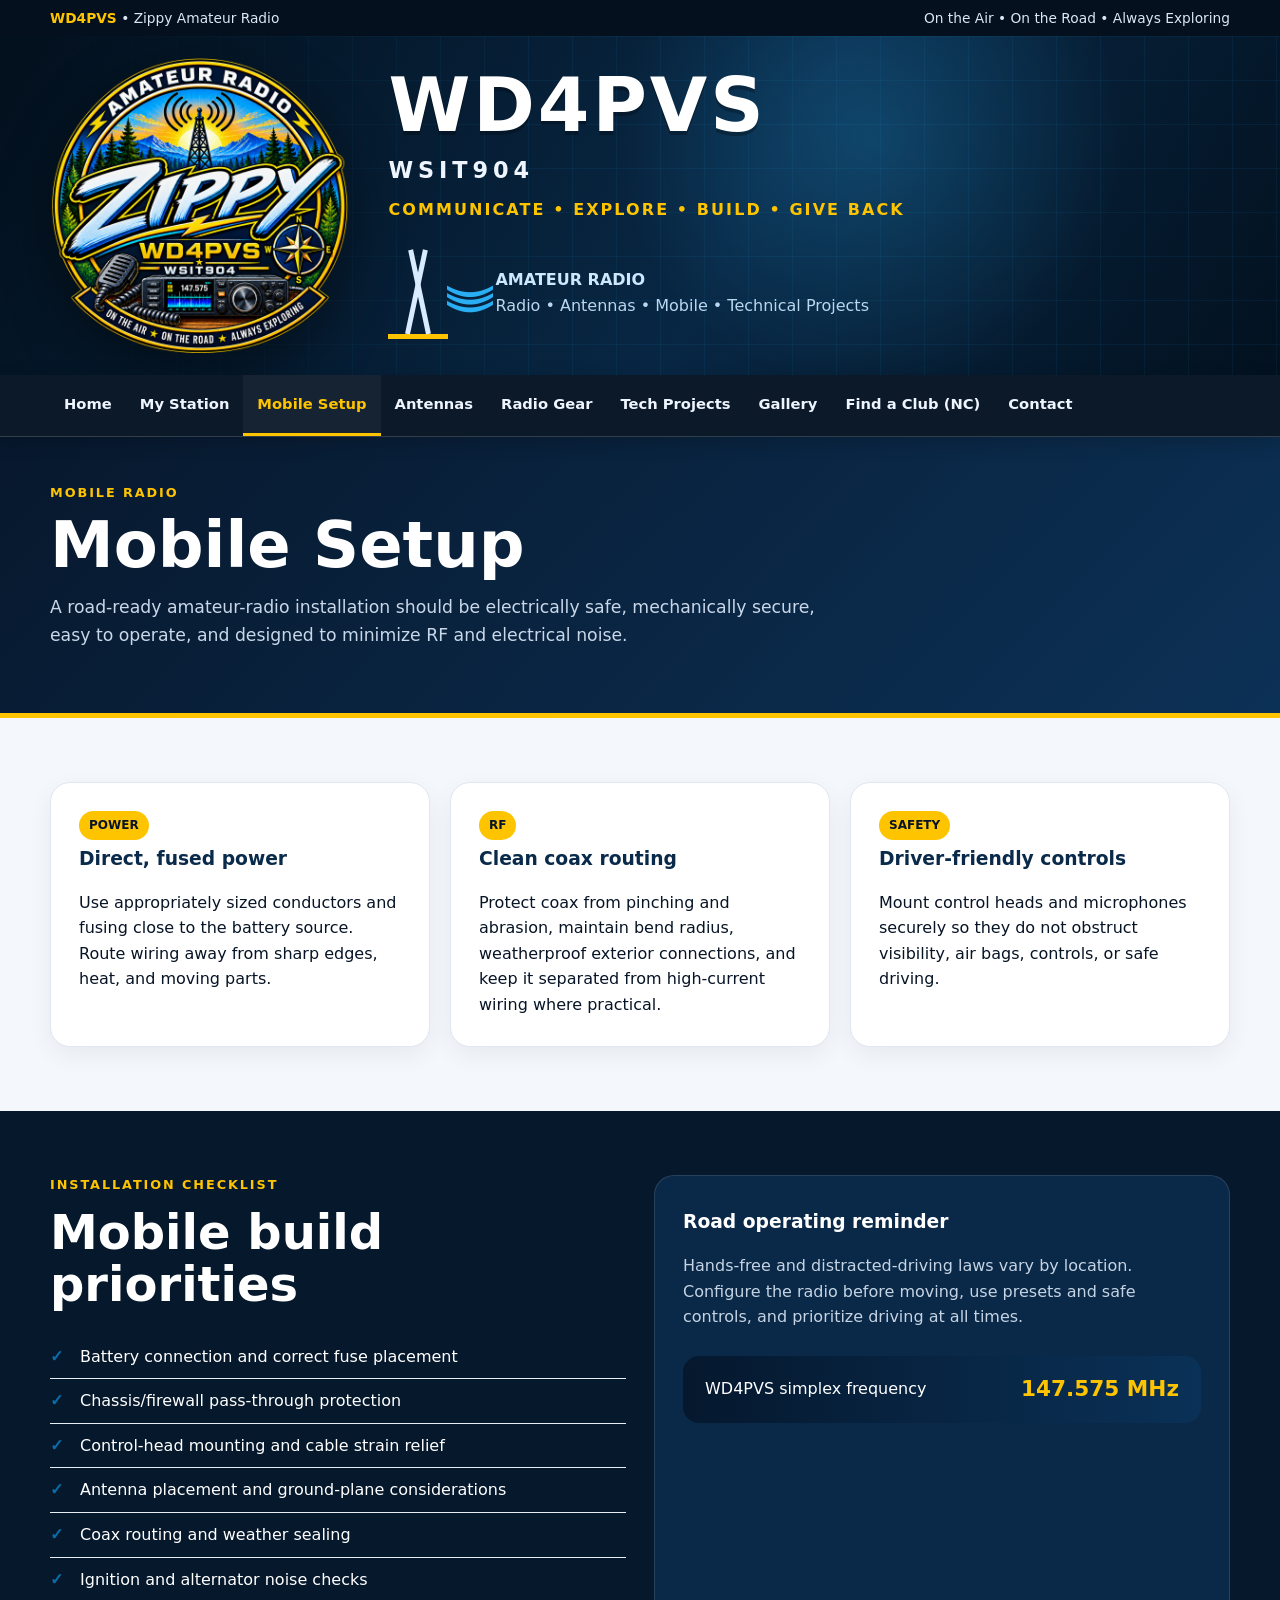
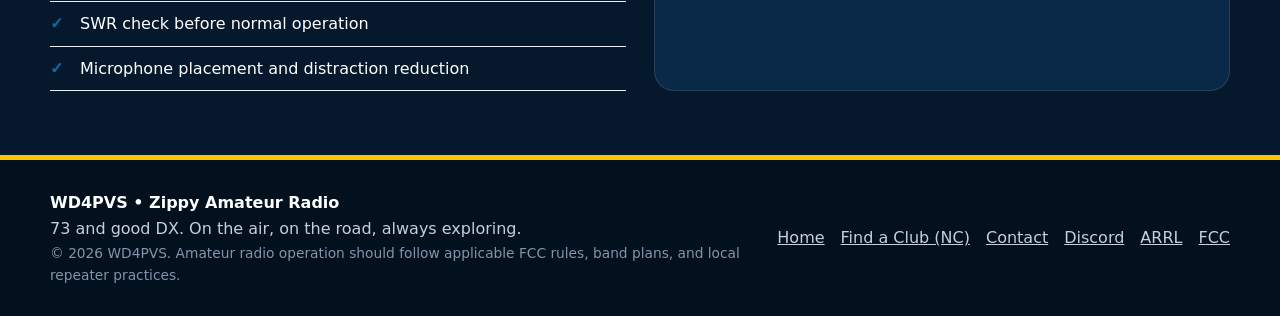
<file: mobile-setup.html>
<!doctype html>
<html lang="en"><head><meta charset="utf-8"><meta name="viewport" content="width=device-width,initial-scale=1"><meta name="theme-color" content="#061426"><meta name="description" content="WD4PVS mobile amateur-radio installation notes and best practices."><meta property="og:title" content="Mobile Setup | WD4PVS"><meta property="og:description" content="WD4PVS mobile amateur-radio installation notes and best practices."><meta property="og:image" content="og-image.png?v=3"><meta property="og:type" content="website"><title>Mobile Setup | WD4PVS Zippy Amateur Radio</title><link rel="icon" href="favicon.png?v=3"><link rel="apple-touch-icon" href="apple-touch-icon.png?v=3"><link rel="stylesheet" href="styles.css?v=20260906-banner2"></head>
<body><a class="skip-link" href="#main">Skip to content</a>
<div class="topbar"><div class="wrap"><span><strong>WD4PVS</strong> • Zippy Amateur Radio</span><span>On the Air • On the Road • Always Exploring</span></div></div>
<header class="hero-header"><div class="wrap header-grid"><div class="logo-shell"><a href="index.html"><img src="zippy-logo-transparent.png" alt="Zippy Amateur Radio WD4PVS logo"></a></div><div class="brand-panel"><h1>WD4PVS</h1><div class="gmrs">WSIT904</div><div class="tagline">Communicate • Explore • Build • Give Back</div><div class="radio-art" aria-hidden="true"><div class="tower"></div><div class="waves">)))</div><div><strong>AMATEUR RADIO</strong><br><span style="color:#b9d8ef">Radio • Antennas • Mobile • Technical Projects</span></div></div></div></div></header>
<header class="site-header"><div class="wrap nav-wrap"><a class="brand-mini" href="index.html">WD4PVS</a><button class="menu-button" aria-expanded="false" aria-controls="site-nav">Menu</button><nav id="site-nav" class="site-nav" aria-label="Primary navigation"><a href="index.html" class="">Home</a><a href="my-station.html" class="">My Station</a><a href="mobile-setup.html" class="active">Mobile Setup</a><a href="antennas.html" class="">Antennas</a><a href="radio-gear.html" class="">Radio Gear</a><a href="tech-projects.html" class="">Tech Projects</a><a href="gallery.html" class="">Gallery</a><a href="clubs.html" class="">Find a Club (NC)</a><a href="contact.html" class="">Contact</a></nav></div></header>
<main id="main"><section class="page-hero"><div class="wrap"><div class="eyebrow">Mobile Radio</div><h1>Mobile Setup</h1><p>A road-ready amateur-radio installation should be electrically safe, mechanically secure, easy to operate, and designed to minimize RF and electrical noise.</p></div></section><section class="section "><div class="wrap"><div class="grid-3"><div class="card"><span class="badge">POWER</span><h3>Direct, fused power</h3><p>Use appropriately sized conductors and fusing close to the battery source. Route wiring away from sharp edges, heat, and moving parts.</p></div><div class="card"><span class="badge">RF</span><h3>Clean coax routing</h3><p>Protect coax from pinching and abrasion, maintain bend radius, weatherproof exterior connections, and keep it separated from high-current wiring where practical.</p></div><div class="card"><span class="badge">SAFETY</span><h3>Driver-friendly controls</h3><p>Mount control heads and microphones securely so they do not obstruct visibility, air bags, controls, or safe driving.</p></div></div></div></section><section class="section dark-section"><div class="wrap"><div class="grid-2"><div><div class="section-kicker">Installation Checklist</div><h2>Mobile build priorities</h2><ul class="checklist"><li>Battery connection and correct fuse placement</li><li>Chassis/firewall pass-through protection</li><li>Control-head mounting and cable strain relief</li><li>Antenna placement and ground-plane considerations</li><li>Coax routing and weather sealing</li><li>Ignition and alternator noise checks</li><li>SWR check before normal operation</li><li>Microphone placement and distraction reduction</li></ul></div><div class="card"><h3>Road operating reminder</h3><p>Hands-free and distracted-driving laws vary by location. Configure the radio before moving, use presets and safe controls, and prioritize driving at all times.</p><div class="frequency-strip"><span>WD4PVS simplex frequency</span><strong>147.575 MHz</strong></div></div></div></div></section></main>
<footer class="site-footer"><div class="wrap footer-grid"><div><div class="footer-title">WD4PVS • Zippy Amateur Radio</div><div>73 and good DX. On the air, on the road, always exploring.</div><div class="small">© <span data-year></span> WD4PVS. Amateur radio operation should follow applicable FCC rules, band plans, and local repeater practices.</div></div><div class="footer-links"><a href="index.html">Home</a><a href="clubs.html" class="">Find a Club (NC)</a><a href="contact.html">Contact</a><a href="https://discord.gg/5emMs8Geja" target="_blank" rel="noopener">Discord</a><a href="https://www.arrl.org/" target="_blank" rel="noopener">ARRL</a><a href="https://www.fcc.gov/wireless/bureau-divisions/mobility-division/amateur-radio-service" target="_blank" rel="noopener">FCC</a></div></div></footer><script src="script.js"></script></body></html>
</file>
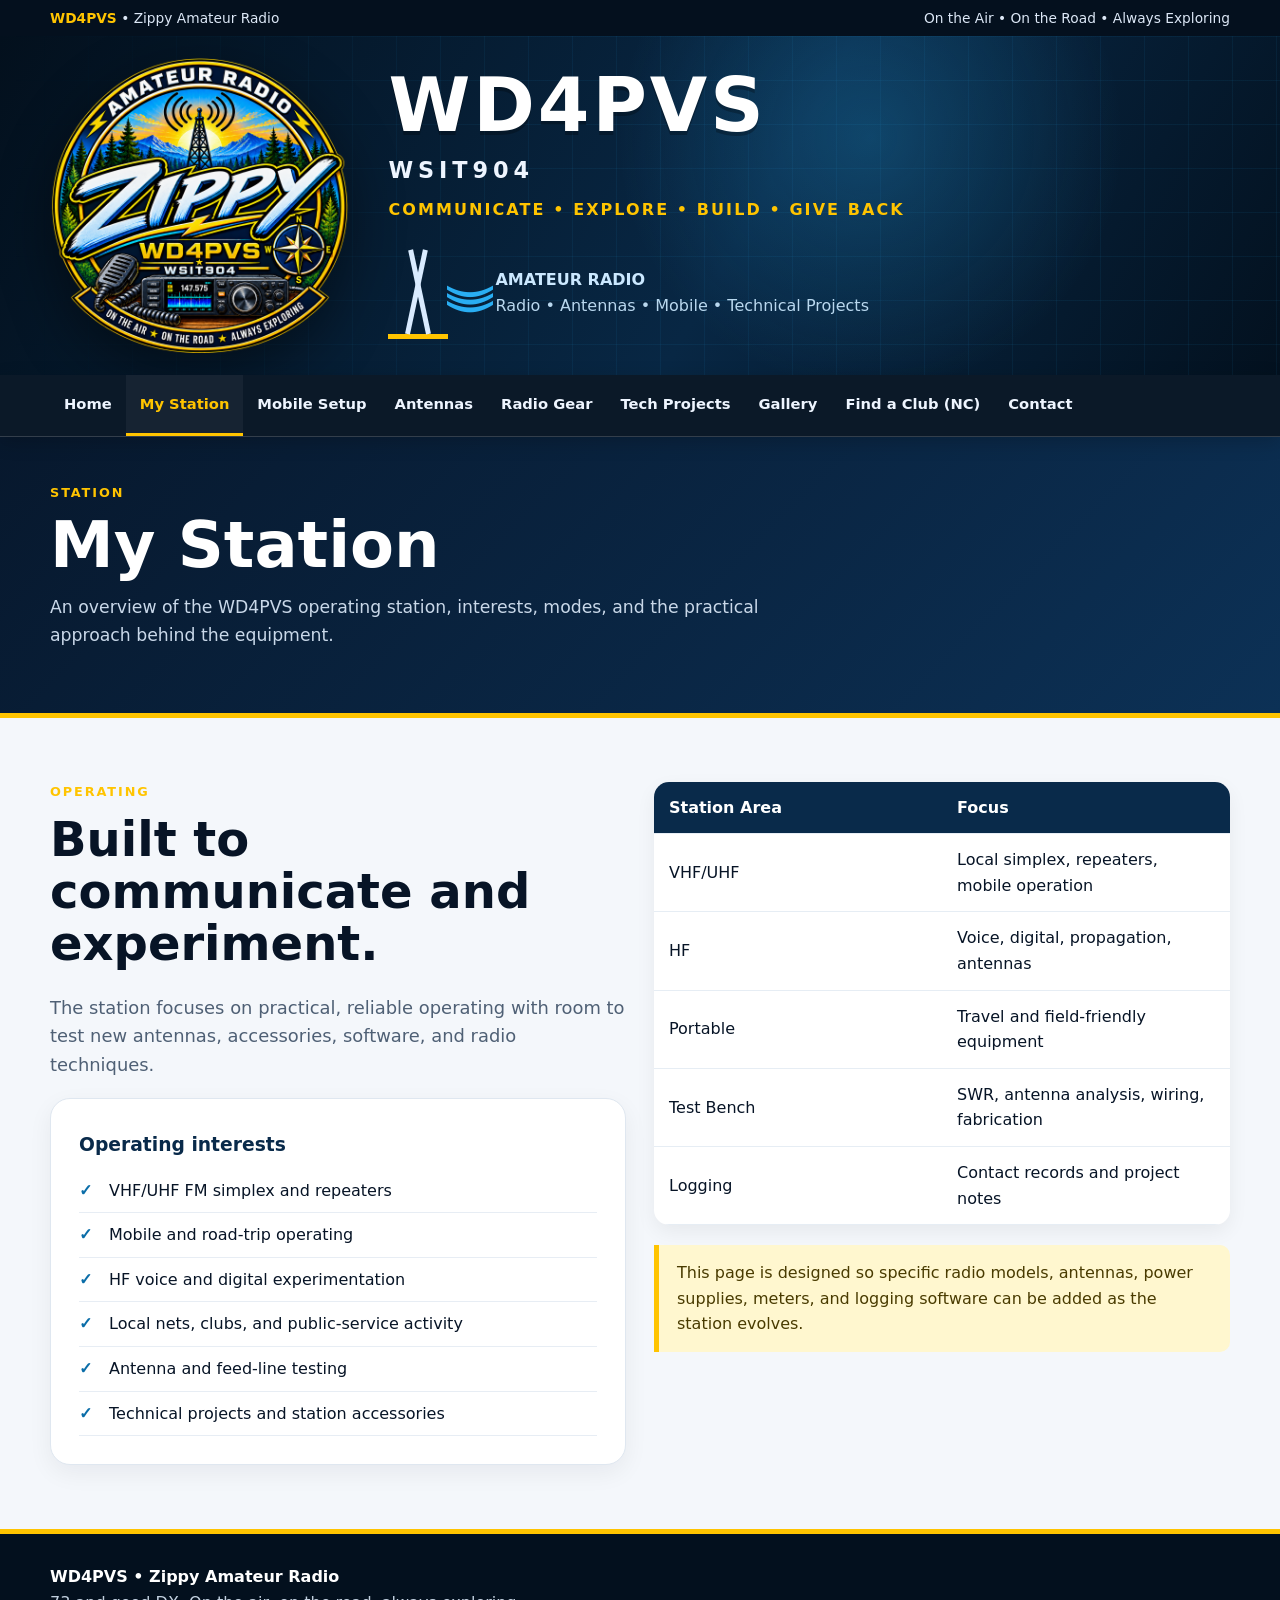
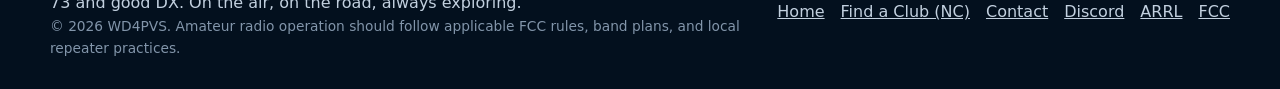
<file: my-station.html>
<!doctype html>
<html lang="en"><head><meta charset="utf-8"><meta name="viewport" content="width=device-width,initial-scale=1"><meta name="theme-color" content="#061426"><meta name="description" content="WD4PVS station information and operating interests."><meta property="og:title" content="My Station | WD4PVS"><meta property="og:description" content="WD4PVS station information and operating interests."><meta property="og:image" content="og-image.png?v=3"><meta property="og:type" content="website"><title>My Station | WD4PVS Zippy Amateur Radio</title><link rel="icon" href="favicon.png?v=3"><link rel="apple-touch-icon" href="apple-touch-icon.png?v=3"><link rel="stylesheet" href="styles.css?v=20260906-banner2"></head>
<body><a class="skip-link" href="#main">Skip to content</a>
<div class="topbar"><div class="wrap"><span><strong>WD4PVS</strong> • Zippy Amateur Radio</span><span>On the Air • On the Road • Always Exploring</span></div></div>
<header class="hero-header"><div class="wrap header-grid"><div class="logo-shell"><a href="index.html"><img src="zippy-logo-transparent.png" alt="Zippy Amateur Radio WD4PVS logo"></a></div><div class="brand-panel"><h1>WD4PVS</h1><div class="gmrs">WSIT904</div><div class="tagline">Communicate • Explore • Build • Give Back</div><div class="radio-art" aria-hidden="true"><div class="tower"></div><div class="waves">)))</div><div><strong>AMATEUR RADIO</strong><br><span style="color:#b9d8ef">Radio • Antennas • Mobile • Technical Projects</span></div></div></div></div></header>
<header class="site-header"><div class="wrap nav-wrap"><a class="brand-mini" href="index.html">WD4PVS</a><button class="menu-button" aria-expanded="false" aria-controls="site-nav">Menu</button><nav id="site-nav" class="site-nav" aria-label="Primary navigation"><a href="index.html" class="">Home</a><a href="my-station.html" class="active">My Station</a><a href="mobile-setup.html" class="">Mobile Setup</a><a href="antennas.html" class="">Antennas</a><a href="radio-gear.html" class="">Radio Gear</a><a href="tech-projects.html" class="">Tech Projects</a><a href="gallery.html" class="">Gallery</a><a href="clubs.html" class="">Find a Club (NC)</a><a href="contact.html" class="">Contact</a></nav></div></header>
<main id="main"><section class="page-hero"><div class="wrap"><div class="eyebrow">Station</div><h1>My Station</h1><p>An overview of the WD4PVS operating station, interests, modes, and the practical approach behind the equipment.</p></div></section><section class="section "><div class="wrap"><div class="grid-2"><div><div class="section-kicker">Operating</div><h2>Built to communicate and experiment.</h2><p class="lead">The station focuses on practical, reliable operating with room to test new antennas, accessories, software, and radio techniques.</p><div class="card"><h3>Operating interests</h3><ul class="checklist"><li>VHF/UHF FM simplex and repeaters</li><li>Mobile and road-trip operating</li><li>HF voice and digital experimentation</li><li>Local nets, clubs, and public-service activity</li><li>Antenna and feed-line testing</li><li>Technical projects and station accessories</li></ul></div></div><div><table class="spec-table"><tr><th>Station Area</th><th>Focus</th></tr><tr><td>VHF/UHF</td><td>Local simplex, repeaters, mobile operation</td></tr><tr><td>HF</td><td>Voice, digital, propagation, antennas</td></tr><tr><td>Portable</td><td>Travel and field-friendly equipment</td></tr><tr><td>Test Bench</td><td>SWR, antenna analysis, wiring, fabrication</td></tr><tr><td>Logging</td><td>Contact records and project notes</td></tr></table><div class="notice" style="margin-top:20px">This page is designed so specific radio models, antennas, power supplies, meters, and logging software can be added as the station evolves.</div></div></div></div></section></main>
<footer class="site-footer"><div class="wrap footer-grid"><div><div class="footer-title">WD4PVS • Zippy Amateur Radio</div><div>73 and good DX. On the air, on the road, always exploring.</div><div class="small">© <span data-year></span> WD4PVS. Amateur radio operation should follow applicable FCC rules, band plans, and local repeater practices.</div></div><div class="footer-links"><a href="index.html">Home</a><a href="clubs.html" class="">Find a Club (NC)</a><a href="contact.html">Contact</a><a href="https://discord.gg/5emMs8Geja" target="_blank" rel="noopener">Discord</a><a href="https://www.arrl.org/" target="_blank" rel="noopener">ARRL</a><a href="https://www.fcc.gov/wireless/bureau-divisions/mobility-division/amateur-radio-service" target="_blank" rel="noopener">FCC</a></div></div></footer><script src="script.js"></script></body></html>
</file>
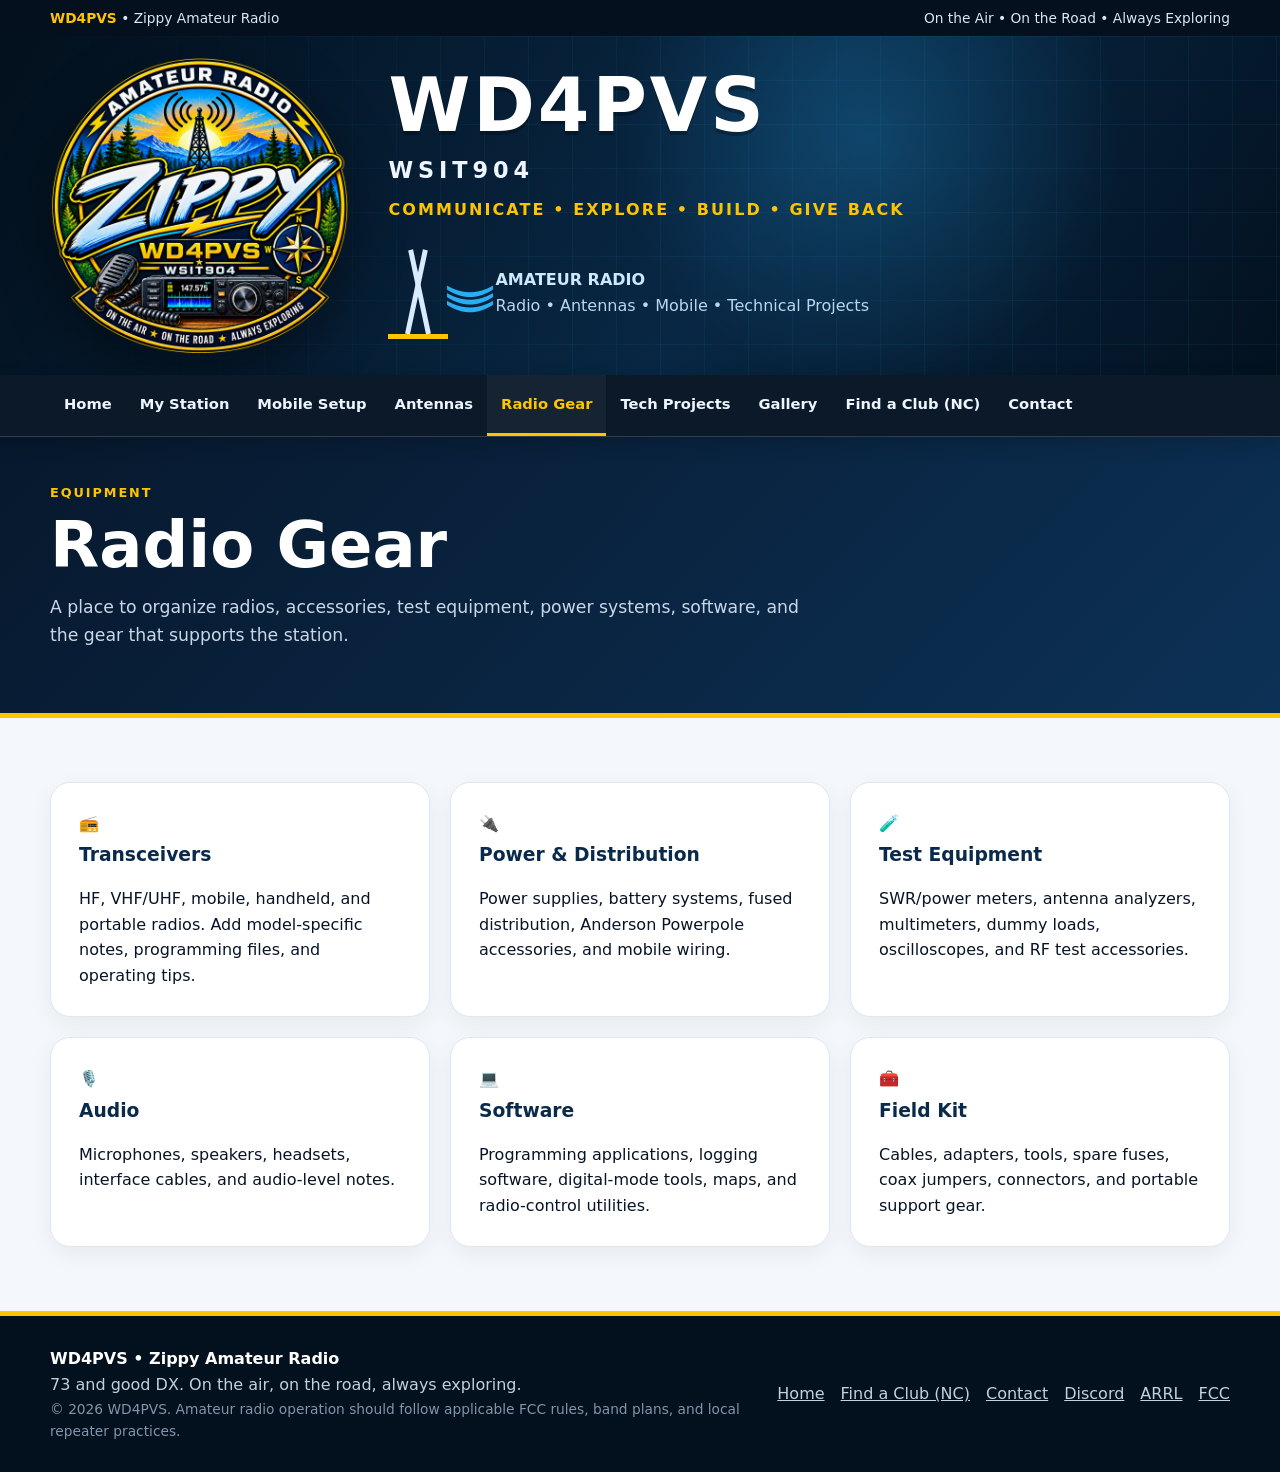
<file: radio-gear.html>
<!doctype html>
<html lang="en"><head><meta charset="utf-8"><meta name="viewport" content="width=device-width,initial-scale=1"><meta name="theme-color" content="#061426"><meta name="description" content="WD4PVS radio gear, station accessories, test equipment and software."><meta property="og:title" content="Radio Gear | WD4PVS"><meta property="og:description" content="WD4PVS radio gear, station accessories, test equipment and software."><meta property="og:image" content="og-image.png?v=3"><meta property="og:type" content="website"><title>Radio Gear | WD4PVS Zippy Amateur Radio</title><link rel="icon" href="favicon.png?v=3"><link rel="apple-touch-icon" href="apple-touch-icon.png?v=3"><link rel="stylesheet" href="styles.css?v=20260906-banner2"></head>
<body><a class="skip-link" href="#main">Skip to content</a>
<div class="topbar"><div class="wrap"><span><strong>WD4PVS</strong> • Zippy Amateur Radio</span><span>On the Air • On the Road • Always Exploring</span></div></div>
<header class="hero-header"><div class="wrap header-grid"><div class="logo-shell"><a href="index.html"><img src="zippy-logo-transparent.png" alt="Zippy Amateur Radio WD4PVS logo"></a></div><div class="brand-panel"><h1>WD4PVS</h1><div class="gmrs">WSIT904</div><div class="tagline">Communicate • Explore • Build • Give Back</div><div class="radio-art" aria-hidden="true"><div class="tower"></div><div class="waves">)))</div><div><strong>AMATEUR RADIO</strong><br><span style="color:#b9d8ef">Radio • Antennas • Mobile • Technical Projects</span></div></div></div></div></header>
<header class="site-header"><div class="wrap nav-wrap"><a class="brand-mini" href="index.html">WD4PVS</a><button class="menu-button" aria-expanded="false" aria-controls="site-nav">Menu</button><nav id="site-nav" class="site-nav" aria-label="Primary navigation"><a href="index.html" class="">Home</a><a href="my-station.html" class="">My Station</a><a href="mobile-setup.html" class="">Mobile Setup</a><a href="antennas.html" class="">Antennas</a><a href="radio-gear.html" class="active">Radio Gear</a><a href="tech-projects.html" class="">Tech Projects</a><a href="gallery.html" class="">Gallery</a><a href="clubs.html" class="">Find a Club (NC)</a><a href="contact.html" class="">Contact</a></nav></div></header>
<main id="main"><section class="page-hero"><div class="wrap"><div class="eyebrow">Equipment</div><h1>Radio Gear</h1><p>A place to organize radios, accessories, test equipment, power systems, software, and the gear that supports the station.</p></div></section><section class="section "><div class="wrap"><div class="grid-3"><div class="card"><div class="icon">📻</div><h3>Transceivers</h3><p>HF, VHF/UHF, mobile, handheld, and portable radios. Add model-specific notes, programming files, and operating tips.</p></div><div class="card"><div class="icon">🔌</div><h3>Power & Distribution</h3><p>Power supplies, battery systems, fused distribution, Anderson Powerpole accessories, and mobile wiring.</p></div><div class="card"><div class="icon">🧪</div><h3>Test Equipment</h3><p>SWR/power meters, antenna analyzers, multimeters, dummy loads, oscilloscopes, and RF test accessories.</p></div><div class="card"><div class="icon">🎙️</div><h3>Audio</h3><p>Microphones, speakers, headsets, interface cables, and audio-level notes.</p></div><div class="card"><div class="icon">💻</div><h3>Software</h3><p>Programming applications, logging software, digital-mode tools, maps, and radio-control utilities.</p></div><div class="card"><div class="icon">🧰</div><h3>Field Kit</h3><p>Cables, adapters, tools, spare fuses, coax jumpers, connectors, and portable support gear.</p></div></div></div></section></main>
<footer class="site-footer"><div class="wrap footer-grid"><div><div class="footer-title">WD4PVS • Zippy Amateur Radio</div><div>73 and good DX. On the air, on the road, always exploring.</div><div class="small">© <span data-year></span> WD4PVS. Amateur radio operation should follow applicable FCC rules, band plans, and local repeater practices.</div></div><div class="footer-links"><a href="index.html">Home</a><a href="clubs.html" class="">Find a Club (NC)</a><a href="contact.html">Contact</a><a href="https://discord.gg/5emMs8Geja" target="_blank" rel="noopener">Discord</a><a href="https://www.arrl.org/" target="_blank" rel="noopener">ARRL</a><a href="https://www.fcc.gov/wireless/bureau-divisions/mobility-division/amateur-radio-service" target="_blank" rel="noopener">FCC</a></div></div></footer><script src="script.js"></script></body></html>
</file>
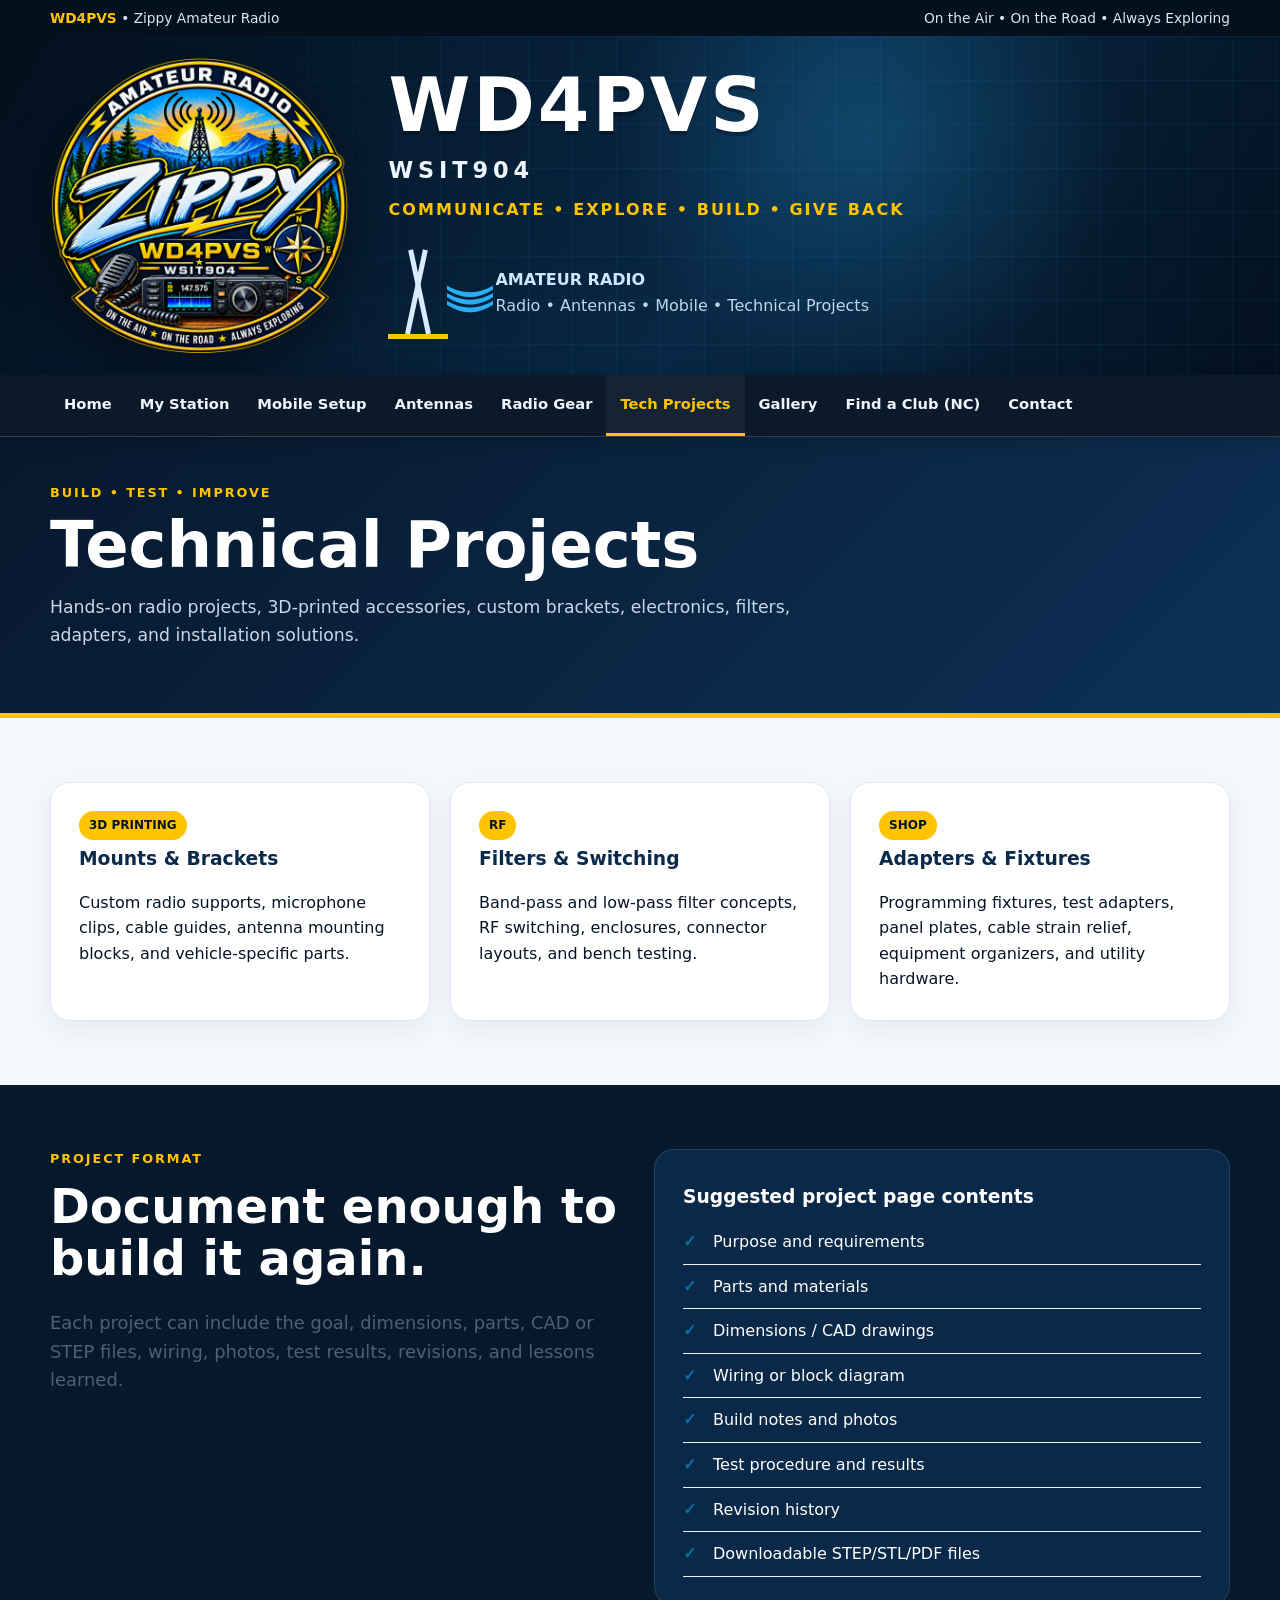
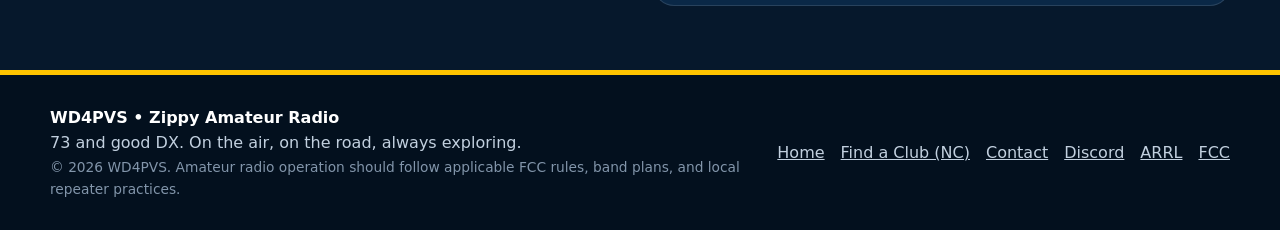
<file: tech-projects.html>
<!doctype html>
<html lang="en"><head><meta charset="utf-8"><meta name="viewport" content="width=device-width,initial-scale=1"><meta name="theme-color" content="#061426"><meta name="description" content="WD4PVS technical amateur-radio and 3D-printing projects."><meta property="og:title" content="Technical Projects | WD4PVS"><meta property="og:description" content="WD4PVS technical amateur-radio and 3D-printing projects."><meta property="og:image" content="og-image.png?v=3"><meta property="og:type" content="website"><title>Technical Projects | WD4PVS Zippy Amateur Radio</title><link rel="icon" href="favicon.png?v=3"><link rel="apple-touch-icon" href="apple-touch-icon.png?v=3"><link rel="stylesheet" href="styles.css?v=20260906-banner2"></head>
<body><a class="skip-link" href="#main">Skip to content</a>
<div class="topbar"><div class="wrap"><span><strong>WD4PVS</strong> • Zippy Amateur Radio</span><span>On the Air • On the Road • Always Exploring</span></div></div>
<header class="hero-header"><div class="wrap header-grid"><div class="logo-shell"><a href="index.html"><img src="zippy-logo-transparent.png" alt="Zippy Amateur Radio WD4PVS logo"></a></div><div class="brand-panel"><h1>WD4PVS</h1><div class="gmrs">WSIT904</div><div class="tagline">Communicate • Explore • Build • Give Back</div><div class="radio-art" aria-hidden="true"><div class="tower"></div><div class="waves">)))</div><div><strong>AMATEUR RADIO</strong><br><span style="color:#b9d8ef">Radio • Antennas • Mobile • Technical Projects</span></div></div></div></div></header>
<header class="site-header"><div class="wrap nav-wrap"><a class="brand-mini" href="index.html">WD4PVS</a><button class="menu-button" aria-expanded="false" aria-controls="site-nav">Menu</button><nav id="site-nav" class="site-nav" aria-label="Primary navigation"><a href="index.html" class="">Home</a><a href="my-station.html" class="">My Station</a><a href="mobile-setup.html" class="">Mobile Setup</a><a href="antennas.html" class="">Antennas</a><a href="radio-gear.html" class="">Radio Gear</a><a href="tech-projects.html" class="active">Tech Projects</a><a href="gallery.html" class="">Gallery</a><a href="clubs.html" class="">Find a Club (NC)</a><a href="contact.html" class="">Contact</a></nav></div></header>
<main id="main"><section class="page-hero"><div class="wrap"><div class="eyebrow">Build • Test • Improve</div><h1>Technical Projects</h1><p>Hands-on radio projects, 3D-printed accessories, custom brackets, electronics, filters, adapters, and installation solutions.</p></div></section><section class="section "><div class="wrap"><div class="grid-3"><div class="card"><span class="badge">3D PRINTING</span><h3>Mounts & Brackets</h3><p>Custom radio supports, microphone clips, cable guides, antenna mounting blocks, and vehicle-specific parts.</p></div><div class="card"><span class="badge">RF</span><h3>Filters & Switching</h3><p>Band-pass and low-pass filter concepts, RF switching, enclosures, connector layouts, and bench testing.</p></div><div class="card"><span class="badge">SHOP</span><h3>Adapters & Fixtures</h3><p>Programming fixtures, test adapters, panel plates, cable strain relief, equipment organizers, and utility hardware.</p></div></div></div></section><section class="section dark-section"><div class="wrap"><div class="grid-2"><div><div class="section-kicker">Project Format</div><h2>Document enough to build it again.</h2><p class="lead">Each project can include the goal, dimensions, parts, CAD or STEP files, wiring, photos, test results, revisions, and lessons learned.</p></div><div class="card"><h3>Suggested project page contents</h3><ul class="checklist"><li>Purpose and requirements</li><li>Parts and materials</li><li>Dimensions / CAD drawings</li><li>Wiring or block diagram</li><li>Build notes and photos</li><li>Test procedure and results</li><li>Revision history</li><li>Downloadable STEP/STL/PDF files</li></ul></div></div></div></section></main>
<footer class="site-footer"><div class="wrap footer-grid"><div><div class="footer-title">WD4PVS • Zippy Amateur Radio</div><div>73 and good DX. On the air, on the road, always exploring.</div><div class="small">© <span data-year></span> WD4PVS. Amateur radio operation should follow applicable FCC rules, band plans, and local repeater practices.</div></div><div class="footer-links"><a href="index.html">Home</a><a href="clubs.html" class="">Find a Club (NC)</a><a href="contact.html">Contact</a><a href="https://discord.gg/5emMs8Geja" target="_blank" rel="noopener">Discord</a><a href="https://www.arrl.org/" target="_blank" rel="noopener">ARRL</a><a href="https://www.fcc.gov/wireless/bureau-divisions/mobility-division/amateur-radio-service" target="_blank" rel="noopener">FCC</a></div></div></footer><script src="script.js"></script></body></html>
</file>
<file: styles.css>
:root{
  --navy:#061426;--navy2:#0a2340;--navy3:#0d3158;--gold:#ffc400;--gold2:#ff9f0a;
  --blue:#29aef3;--text:#f4f8ff;--muted:#b9c7d9;--ink:#071426;--paper:#f4f7fb;
  --line:rgba(255,255,255,.14);--radius:20px;--shadow:0 18px 50px rgba(0,0,0,.28)
}
*{box-sizing:border-box}html{scroll-behavior:smooth}body{margin:0;font-family:Inter,ui-sans-serif,system-ui,-apple-system,"Segoe UI",sans-serif;background:var(--paper);color:var(--ink);line-height:1.6}img{max-width:100%;display:block}a{color:inherit}.wrap{width:min(1180px,calc(100% - 36px));margin:auto}.skip-link{position:fixed;left:12px;top:-60px;background:white;color:#000;padding:10px 14px;border-radius:8px;z-index:1000}.skip-link:focus{top:12px}
.topbar{background:#04101e;color:#dce7f6;font-size:.86rem}.topbar .wrap{display:flex;justify-content:space-between;gap:18px;padding:7px 0}.topbar strong{color:var(--gold)}
.hero-header{position:relative;overflow:hidden;color:white;background:radial-gradient(circle at 68% 30%,rgba(41,174,243,.24),transparent 28%),linear-gradient(120deg,#03101d 0%,#082744 58%,#03111f 100%)}.hero-header::before{content:"";position:absolute;inset:0;background-image:linear-gradient(rgba(41,174,243,.07) 1px,transparent 1px),linear-gradient(90deg,rgba(41,174,243,.07) 1px,transparent 1px);background-size:44px 44px;mask-image:linear-gradient(to right,transparent,black 42%,black)}
.header-grid{position:relative;min-height:330px;display:grid;grid-template-columns:340px 1fr;gap:44px;align-items:center;padding:22px 0}.logo-shell{filter:drop-shadow(0 18px 28px rgba(0,0,0,.45))}.brand-panel{position:relative}.brand-panel h1{font-size:clamp(3.4rem,7vw,6.2rem);margin:0;line-height:.9;letter-spacing:.04em;text-shadow:0 4px 0 rgba(0,0,0,.25)}.brand-panel .gmrs{font-size:1.4rem;font-weight:900;letter-spacing:.22em;color:#eef5ff;margin:14px 0 8px}.tagline{color:var(--gold);font-weight:900;text-transform:uppercase;letter-spacing:.13em}.radio-art{margin-top:24px;display:flex;align-items:center;gap:18px;color:#cbe8ff}.tower{width:60px;height:92px;position:relative;border-bottom:5px solid var(--gold)}.tower::before,.tower::after{content:"";position:absolute;bottom:0;width:5px;height:86px;background:#d9ebff;transform-origin:bottom}.tower::before{left:17px;transform:rotate(12deg)}.tower::after{right:17px;transform:rotate(-12deg)}.waves{font-size:3.2rem;color:var(--blue);letter-spacing:-.24em;transform:rotate(90deg)}
.site-header{position:sticky;top:0;z-index:100;background:rgba(4,18,34,.97);border-bottom:1px solid rgba(255,255,255,.16);box-shadow:0 5px 18px rgba(0,0,0,.18)}.nav-wrap{display:flex;align-items:center;justify-content:space-between;gap:15px}.brand-mini{display:none;color:var(--gold);font-weight:1000;letter-spacing:.08em;text-decoration:none}.site-nav{display:flex;align-items:stretch;overflow-x:auto}.site-nav a{color:#eef5ff;text-decoration:none;font-weight:800;font-size:.92rem;white-space:nowrap;padding:17px 14px;border-bottom:3px solid transparent}.site-nav a:hover,.site-nav a.active{color:var(--gold);background:rgba(255,255,255,.045);border-bottom-color:var(--gold)}.menu-button{display:none;background:#0c2a49;color:#fff;border:1px solid var(--line);border-radius:10px;padding:9px 12px;font-weight:800}
.page-hero{background:linear-gradient(135deg,#07182d,#0c3156);color:white;padding:46px 0;border-bottom:5px solid var(--gold)}.page-hero .eyebrow,.section-kicker{color:var(--gold);font-weight:900;text-transform:uppercase;letter-spacing:.15em;font-size:.8rem}.page-hero h1{font-size:clamp(2.4rem,5vw,4.2rem);margin:.15em 0 .25em;line-height:1}.page-hero p{max-width:780px;color:#c9d8e9;font-size:1.08rem}
main{min-height:50vh}.section{padding:64px 0}.section h2{font-size:clamp(2rem,4vw,3rem);line-height:1.08;margin:.25em 0 .5em}.lead{font-size:1.12rem;color:#4f6075;max-width:820px}.grid-2{display:grid;grid-template-columns:1fr 1fr;gap:28px}.grid-3{display:grid;grid-template-columns:repeat(3,1fr);gap:20px}.grid-4{display:grid;grid-template-columns:repeat(4,1fr);gap:18px}.card{background:white;border:1px solid #dfe7f0;border-radius:var(--radius);padding:24px;box-shadow:0 8px 24px rgba(6,20,38,.06)}.card h3{margin:.2em 0 .45em;color:#092a4a}.card p:last-child{margin-bottom:0}.icon-card .icon{font-size:2rem}.dark-section{background:#06182c;color:white}.dark-section .card{background:#0a2847;border-color:rgba(255,255,255,.12);box-shadow:none}.dark-section .card h3{color:white}.dark-section .card p{color:#c5d4e4}
.frequency-strip{background:linear-gradient(90deg,#05182e,#0a3157);color:white;border-radius:16px;padding:16px 22px;display:flex;justify-content:space-between;gap:20px;align-items:center;margin-top:26px}.frequency-strip strong{color:var(--gold);font-size:1.35rem}.badge{display:inline-block;background:var(--gold);color:#071426;font-weight:900;border-radius:999px;padding:5px 10px;font-size:.75rem}.checklist{list-style:none;padding:0;margin:0}.checklist li{padding:9px 0 9px 30px;position:relative;border-bottom:1px solid #e7edf4}.checklist li::before{content:"✓";position:absolute;left:0;color:#0a6da8;font-weight:1000}.spec-table{width:100%;border-collapse:collapse;background:white;border-radius:15px;overflow:hidden;box-shadow:0 7px 20px rgba(0,0,0,.06)}.spec-table th,.spec-table td{padding:13px 15px;border-bottom:1px solid #e6edf4;text-align:left}.spec-table th{background:#092a4a;color:white}.resource-grid{display:grid;grid-template-columns:repeat(3,1fr);gap:16px}.resource{display:block;text-decoration:none;background:white;border:1px solid #dfe7f0;border-left:5px solid var(--gold);padding:18px;border-radius:12px}.resource strong{display:block;color:#082b4e}.resource span{color:#53657a;font-size:.93rem}.cta{background:linear-gradient(135deg,#092a4a,#0c3d68);color:white;border-radius:22px;padding:30px;display:flex;justify-content:space-between;align-items:center;gap:25px}.button{display:inline-flex;text-decoration:none;font-weight:900;border-radius:999px;padding:11px 17px}.button.gold{background:var(--gold);color:#071426}.button.outline{border:1px solid rgba(255,255,255,.35);color:white}.gallery-grid{display:grid;grid-template-columns:repeat(3,1fr);gap:18px}.gallery-card{min-height:210px;border-radius:18px;background:linear-gradient(145deg,#092c4f,#0b5b8e);color:white;padding:22px;display:flex;flex-direction:column;justify-content:flex-end;position:relative;overflow:hidden}.gallery-card::before{content:"";position:absolute;width:150px;height:150px;border:2px solid rgba(255,196,0,.7);border-radius:50%;top:-45px;right:-35px}.gallery-card h3,.gallery-card p{position:relative;margin:.2em 0}.gallery-card p{color:#d1e4f4}.contact-box{background:white;border-radius:20px;border:1px solid #dde7f0;padding:28px}.contact-box a{color:#0a5d96;font-weight:800}.notice{padding:15px 18px;border-left:5px solid var(--gold);background:#fff7cf;border-radius:0 10px 10px 0;color:#493b00}
.site-footer{background:#03101e;color:#c2d0df;padding:30px 0;border-top:5px solid var(--gold)}.footer-grid{display:grid;grid-template-columns:1fr auto;gap:25px;align-items:center}.footer-title{color:white;font-weight:900}.footer-links{display:flex;gap:16px;flex-wrap:wrap}.footer-links a{color:#c2d0df}.small{font-size:.86rem;color:#8295aa}
@media(max-width:900px){.header-grid{grid-template-columns:240px 1fr;min-height:270px}.grid-4,.grid-3,.resource-grid,.gallery-grid{grid-template-columns:repeat(2,1fr)}.site-nav a{padding:15px 10px;font-size:.83rem}}
@media(max-width:720px){.topbar .wrap{flex-direction:column;gap:0}.header-grid{grid-template-columns:1fr;text-align:center;padding:22px 0 28px}.logo-shell{max-width:270px;margin:auto}.brand-panel h1{font-size:3.8rem}.radio-art{justify-content:center}.brand-mini{display:inline}.menu-button{display:block}.nav-wrap{min-height:58px}.site-nav{display:none;position:absolute;top:58px;left:0;right:0;background:#06182c;flex-direction:column;padding:8px 18px;max-height:72vh;overflow:auto}.site-nav.open{display:flex}.site-nav a{padding:11px 8px}.grid-2,.grid-3,.grid-4,.resource-grid,.gallery-grid{grid-template-columns:1fr}.frequency-strip,.cta,.footer-grid{flex-direction:column;align-items:flex-start}.footer-grid{display:flex}.section{padding:50px 0}}
:focus-visible{outline:3px solid var(--gold);outline-offset:3px}

.resource-arrl{display:flex;align-items:center;gap:18px}.resource-arrl .arrl-logo{width:48px;height:auto;flex:0 0 48px}.resource-arrl>div{min-width:0}

/* Fluid layouts shared by every page. */
body{overflow-wrap:anywhere}
img,video{max-width:100%;height:auto}
.wrap{width:min(1180px,calc(100% - clamp(24px,4vw,48px)))}
.header-grid>*,.grid-2>*,.grid-3>*,.grid-4>*,.resource-grid>*,.gallery-grid>*,.footer-grid>*{min-width:0}
.header-grid{grid-template-columns:minmax(180px,300px) minmax(0,1fr);gap:clamp(20px,3vw,44px)}
.home-hero-header .header-grid{grid-template-columns:minmax(180px,280px) minmax(0,1fr) auto}
.brand-panel h1{font-size:clamp(2.6rem,5.8vw,5rem)}
.logo-shell{width:100%;max-width:300px}
.radio-art{flex-wrap:wrap;gap:12px}.tower,.waves{flex-shrink:0}
.section{padding:clamp(32px,5vw,64px) 0}
.card,.contact-box{padding:clamp(16px,2.4vw,28px)}
.grid-2{grid-template-columns:repeat(2,minmax(0,1fr))}
.grid-3,.resource-grid,.gallery-grid{grid-template-columns:repeat(3,minmax(0,1fr))}
.grid-4{grid-template-columns:repeat(4,minmax(0,1fr))}
.frequency-strip,.cta{flex-wrap:wrap}
.site-nav{flex-wrap:wrap;min-width:0}
.spec-table{table-layout:fixed}.spec-table th,.spec-table td{overflow-wrap:anywhere}
@media(max-width:1100px){
 .home-hero-header .header-grid{grid-template-columns:minmax(180px,240px) minmax(0,1fr)}
 .banner-club-logos{grid-column:1 / -1;justify-self:center}
 .grid-4{grid-template-columns:repeat(2,minmax(0,1fr))}
}
@media(max-width:900px){
 .grid-3,.resource-grid,.gallery-grid{grid-template-columns:repeat(2,minmax(0,1fr))}
}
@media(max-width:720px){
 .header-grid,.home-hero-header .header-grid{grid-template-columns:minmax(0,1fr);text-align:center;gap:24px}
 .logo-shell{max-width:270px;margin:auto}
 .brand-panel h1{font-size:clamp(2.4rem,11vw,3.8rem)}
 .banner-club-logos{--club-size:90px;--logo-gap:12px}
 .grid-2,.grid-3,.grid-4,.resource-grid,.gallery-grid{grid-template-columns:minmax(0,1fr)}
 .site-nav{flex-wrap:nowrap;max-height:70dvh}
 .site-nav a,.menu-button{min-height:44px}
 .frequency-strip,.cta{align-items:flex-start;gap:12px}
 .page-hero{padding:32px 0}
 .page-hero h1{font-size:clamp(2rem,9vw,3rem)}
 .section h2{font-size:clamp(1.7rem,7vw,2.5rem)}
 .spec-table th,.spec-table td{padding:10px}
}
@media(prefers-reduced-motion:reduce){html{scroll-behavior:auto}}
/* Banner logos use fixed tracks so image dimensions cannot squeeze the callsign. */
.banner-club-logos{display:grid;width:206px;max-width:100%;grid-template-columns:94px 100px;grid-template-rows:auto 100px 100px;gap:12px;align-items:center;justify-self:end}
.banner-club-logos>*{min-width:0}
.banner-arrl{grid-column:1;grid-row:2 / 4;display:block;background:transparent}
.banner-arrl img{width:94px;height:212px;object-fit:contain}
.banner-rowan{grid-column:2;grid-row:2}


.banner-rowan{display:block;width:100%;max-width:100px}
.banner-rowan img{width:100%;height:auto;max-height:100px;object-fit:contain}
.banner-skywarn{grid-column:2;grid-row:3;display:block;justify-self:center}
.banner-skywarn img{height:100px;width:auto}
.banner-military{grid-column:1 / -1;grid-row:1;display:flex;align-items:center;justify-content:center;gap:12px;width:100%;min-width:0}
.banner-military .banner-usaf{width:132px;flex:0 0 132px}
.banner-usaf img{width:100%;height:auto}
.banner-military .banner-navy{width:144px;height:auto;flex:0 1 144px;order:1}
.home-hero-header .header-grid{grid-template-columns:minmax(180px,260px) minmax(0,1fr) 318px;gap:24px}
@media(max-width:1100px){
 .home-hero-header .header-grid{grid-template-columns:minmax(180px,240px) minmax(0,1fr)}
 .banner-club-logos{grid-column:1 / -1;justify-self:center}
}
@media(max-width:720px){
 .home-hero-header .header-grid{grid-template-columns:minmax(0,1fr)}
 .banner-club-logos{width:184px;grid-template-columns:80px 94px;grid-template-rows:auto 88px 88px;gap:10px}
 .banner-arrl img{width:80px;height:186px}
 .banner-rowan img{max-height:88px}
 .banner-skywarn img{height:88px}
}
.banner-military .banner-usaf{order:2;flex-shrink:1}.banner-military{flex-wrap:nowrap}

/* Preserve each badge's natural aspect ratio in all banner layouts. */
.logo-shell img,.banner-club-logos img{object-fit:contain}.banner-rowan img,.banner-usaf img,.banner-navy{height:auto;aspect-ratio:auto}.banner-military img{display:block;max-width:100%}
</file>
